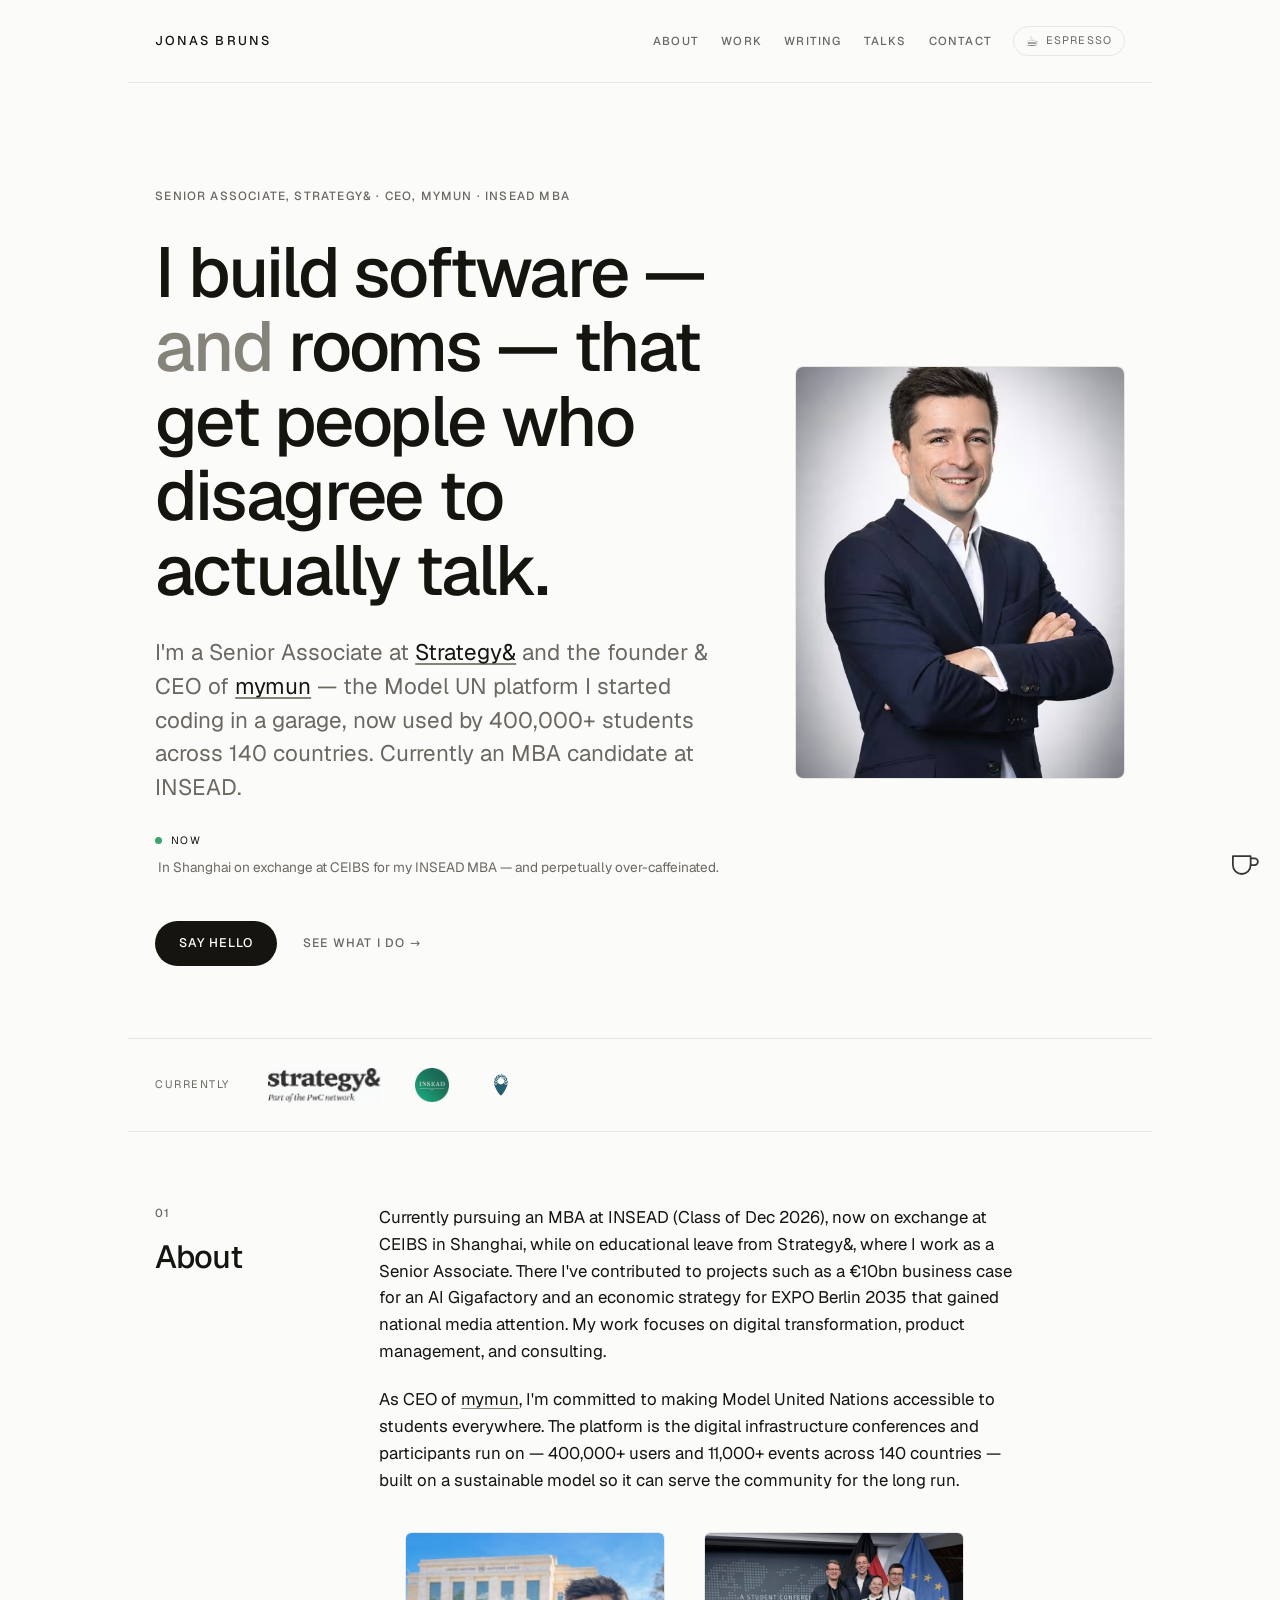
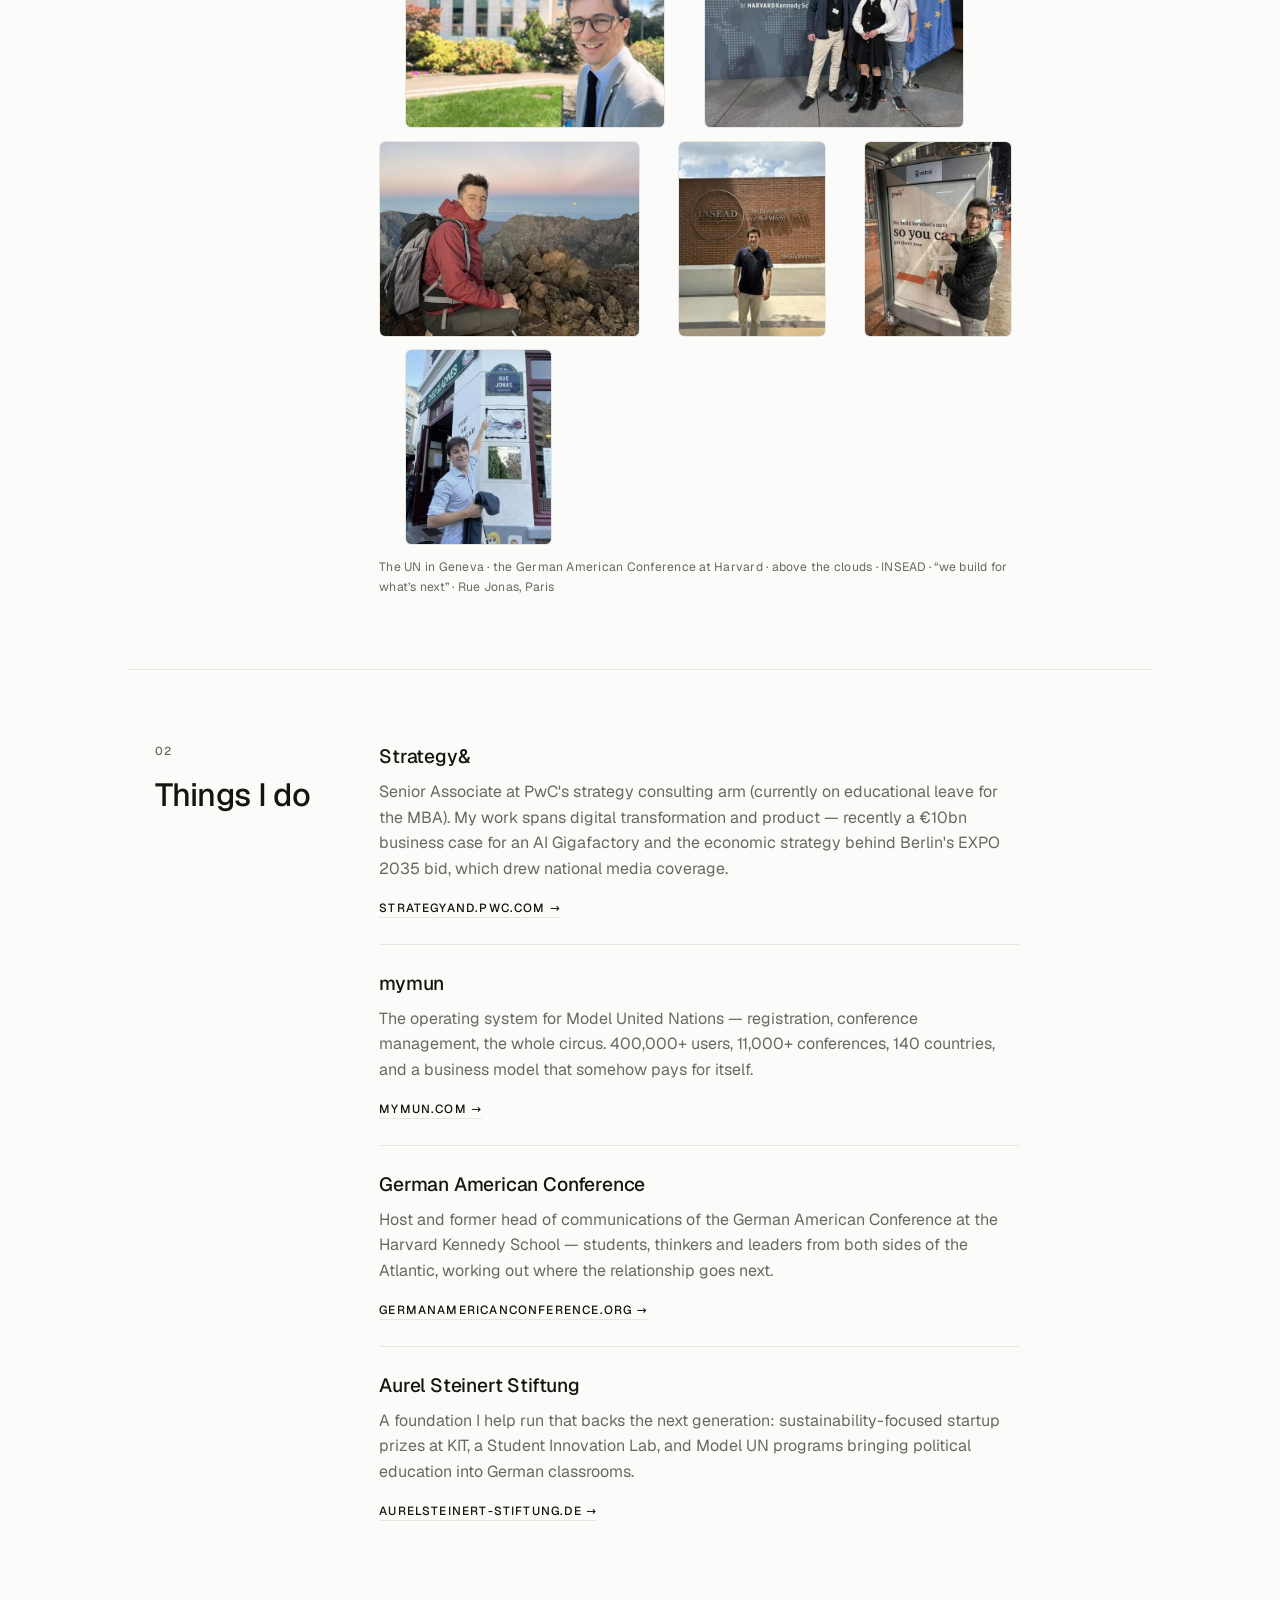
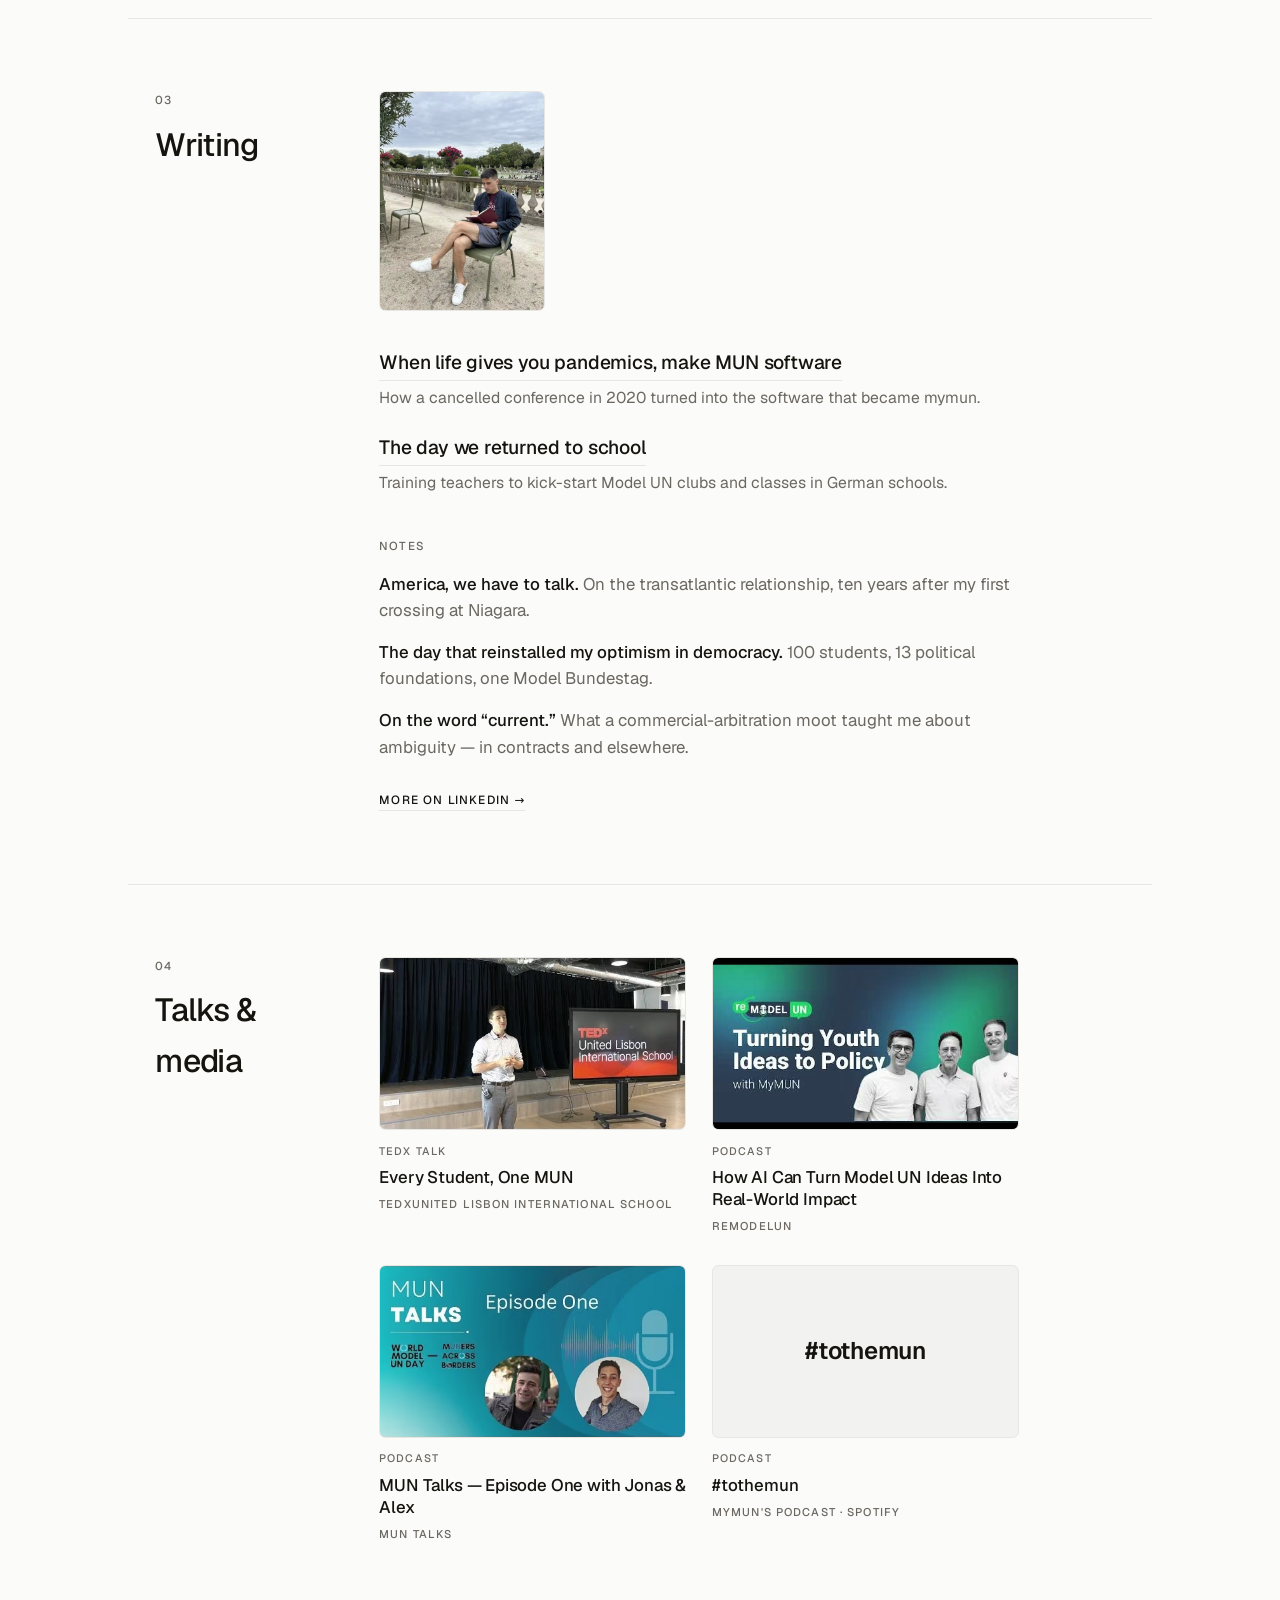
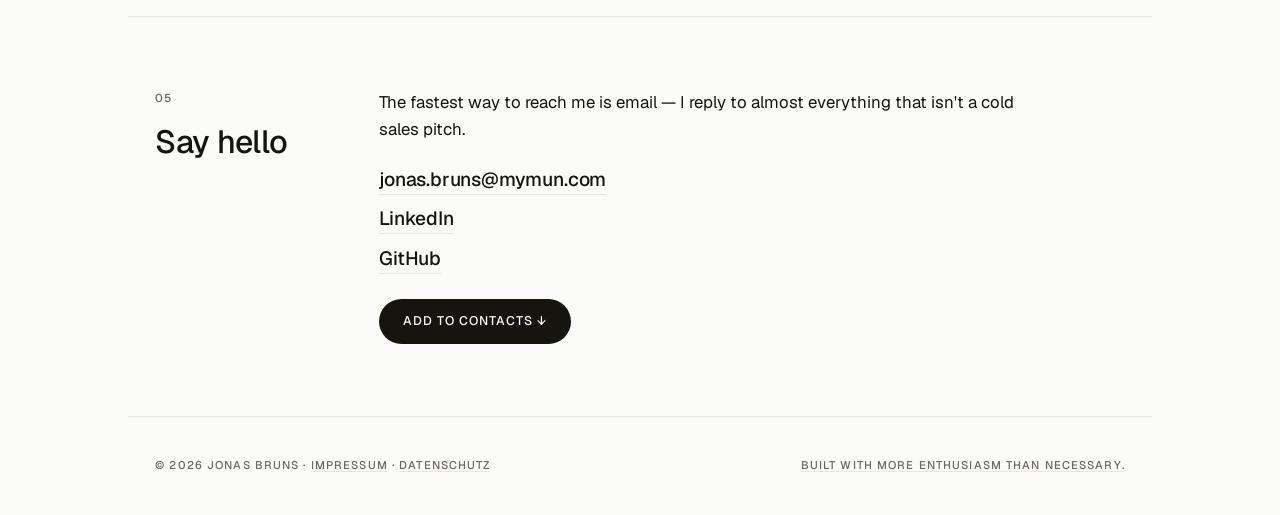
<file: index.html>
<!DOCTYPE html>
<html lang="en">
<head>
  <meta charset="UTF-8" />
  <meta name="viewport" content="width=device-width, initial-scale=1.0" />
  <script>
    /* Set theme before paint to avoid a flash. */
    (function(){try{var t=localStorage.getItem('theme')||(matchMedia('(prefers-color-scheme:dark)').matches?'espresso':'latte');if(t==='espresso')document.documentElement.setAttribute('data-theme','espresso');}catch(e){}})();
  </script>
  <title>Jonas Bruns — CEO of mymun &amp; Strategy&amp; consultant</title>
  <meta name="description" content="Jonas Bruns — CEO of mymun, Senior Associate at Strategy&, and INSEAD MBA. I build software and rooms that get people who disagree to actually talk." />
  <link rel="canonical" href="https://jonasbruns.com/" />
  <meta name="theme-color" content="#fbfbfa" />

  <meta property="og:type" content="website" />
  <meta property="og:site_name" content="Jonas Bruns" />
  <meta property="og:locale" content="en_US" />
  <meta property="og:title" content="Jonas Bruns — CEO of mymun" />
  <meta property="og:description" content="I build software and rooms that get people who disagree to actually talk." />
  <meta property="og:url" content="https://jonasbruns.com/" />
  <meta property="og:image" content="https://jonasbruns.com/assets/og-card.jpg" />
  <meta property="og:image:width" content="1200" />
  <meta property="og:image:height" content="630" />
  <meta property="og:image:alt" content="Jonas Bruns — CEO of mymun · Strategy& · INSEAD" />
  <meta name="twitter:card" content="summary_large_image" />
  <meta name="twitter:title" content="Jonas Bruns — CEO of mymun" />
  <meta name="twitter:description" content="I build software and rooms that get people who disagree to actually talk." />
  <meta name="twitter:image" content="https://jonasbruns.com/assets/og-card.jpg" />

  <script type="application/ld+json">
  {"@context":"https://schema.org","@type":"Person","name":"Jonas Bruns","url":"https://jonasbruns.com","image":"https://jonasbruns.com/assets/portrait.jpg","jobTitle":"CEO at mymun; Senior Associate at Strategy&","worksFor":[{"@type":"Organization","name":"mymun","url":"https://mymun.com"},{"@type":"Organization","name":"Strategy&","url":"https://www.strategyand.pwc.com"}],"alumniOf":{"@type":"CollegeOrUniversity","name":"INSEAD"},"sameAs":["https://www.linkedin.com/in/brunsj","https://github.com/JonasBruns"]}
  </script>

  <link rel="icon" type="image/x-icon" href="assets/favicon.ico" />
  <link rel="icon" type="image/png" sizes="32x32" href="assets/favicon-32.png" />
  <link rel="icon" type="image/png" sizes="64x64" href="assets/favicon-64.png" />
  <link rel="icon" type="image/svg+xml" href="assets/favicon.svg" />
  <link rel="apple-touch-icon" sizes="192x192" href="assets/favicon-192.png" />

  <!-- Preload above-the-fold critical assets: the fonts the H1/body render with,
       and the hero portrait (LCP candidate). Cuts font-swap + LCP latency. -->
  <link rel="preload" as="font" type="font/woff2" href="assets/fonts/geist-500-latin.woff2" crossorigin />
  <link rel="preload" as="font" type="font/woff2" href="assets/fonts/geist-400-latin.woff2" crossorigin />
  <link rel="preload" as="image" type="image/avif" href="assets/portrait.avif" fetchpriority="high" />

  <!-- styles.css is inlined below to remove the render-blocking stylesheet request.
       styles.css stays the single source of truth (the sub-pages link it); after
       editing it, regenerate this block with:  python tools/inline-css.py -->
  <!-- inline-css:start -->
  <style>
/* ---- self-hosted Geist (no third-party font requests) --------------------- */
@font-face{font-family:"Geist";font-style:normal;font-weight:300;font-display:swap;src:url("assets/fonts/geist-300-latin-ext.woff2") format("woff2");unicode-range:U+0100-02BA,U+02BD-02C5,U+02C7-02CC,U+02CE-02D7,U+02DD-02FF,U+0304,U+0308,U+0329,U+1D00-1DBF,U+1E00-1E9F,U+1EF2-1EFF,U+2020,U+20A0-20AB,U+20AD-20C0,U+2113,U+2C60-2C7F,U+A720-A7FF;}
@font-face{font-family:"Geist";font-style:normal;font-weight:300;font-display:swap;src:url("assets/fonts/geist-300-latin.woff2") format("woff2");unicode-range:U+0000-00FF,U+0131,U+0152-0153,U+02BB-02BC,U+02C6,U+02DA,U+02DC,U+0304,U+0308,U+0329,U+2000-206F,U+20AC,U+2122,U+2191,U+2193,U+2212,U+2215,U+FEFF,U+FFFD;}
@font-face{font-family:"Geist";font-style:normal;font-weight:400;font-display:swap;src:url("assets/fonts/geist-400-latin-ext.woff2") format("woff2");unicode-range:U+0100-02BA,U+02BD-02C5,U+02C7-02CC,U+02CE-02D7,U+02DD-02FF,U+0304,U+0308,U+0329,U+1D00-1DBF,U+1E00-1E9F,U+1EF2-1EFF,U+2020,U+20A0-20AB,U+20AD-20C0,U+2113,U+2C60-2C7F,U+A720-A7FF;}
@font-face{font-family:"Geist";font-style:normal;font-weight:400;font-display:swap;src:url("assets/fonts/geist-400-latin.woff2") format("woff2");unicode-range:U+0000-00FF,U+0131,U+0152-0153,U+02BB-02BC,U+02C6,U+02DA,U+02DC,U+0304,U+0308,U+0329,U+2000-206F,U+20AC,U+2122,U+2191,U+2193,U+2212,U+2215,U+FEFF,U+FFFD;}
@font-face{font-family:"Geist";font-style:normal;font-weight:500;font-display:swap;src:url("assets/fonts/geist-500-latin-ext.woff2") format("woff2");unicode-range:U+0100-02BA,U+02BD-02C5,U+02C7-02CC,U+02CE-02D7,U+02DD-02FF,U+0304,U+0308,U+0329,U+1D00-1DBF,U+1E00-1E9F,U+1EF2-1EFF,U+2020,U+20A0-20AB,U+20AD-20C0,U+2113,U+2C60-2C7F,U+A720-A7FF;}
@font-face{font-family:"Geist";font-style:normal;font-weight:500;font-display:swap;src:url("assets/fonts/geist-500-latin.woff2") format("woff2");unicode-range:U+0000-00FF,U+0131,U+0152-0153,U+02BB-02BC,U+02C6,U+02DA,U+02DC,U+0304,U+0308,U+0329,U+2000-206F,U+20AC,U+2122,U+2191,U+2193,U+2212,U+2215,U+FEFF,U+FFFD;}
@font-face{font-family:"Geist";font-style:normal;font-weight:600;font-display:swap;src:url("assets/fonts/geist-600-latin-ext.woff2") format("woff2");unicode-range:U+0100-02BA,U+02BD-02C5,U+02C7-02CC,U+02CE-02D7,U+02DD-02FF,U+0304,U+0308,U+0329,U+1D00-1DBF,U+1E00-1E9F,U+1EF2-1EFF,U+2020,U+20A0-20AB,U+20AD-20C0,U+2113,U+2C60-2C7F,U+A720-A7FF;}
@font-face{font-family:"Geist";font-style:normal;font-weight:600;font-display:swap;src:url("assets/fonts/geist-600-latin.woff2") format("woff2");unicode-range:U+0000-00FF,U+0131,U+0152-0153,U+02BB-02BC,U+02C6,U+02DA,U+02DC,U+0304,U+0308,U+0329,U+2000-206F,U+20AC,U+2122,U+2191,U+2193,U+2212,U+2215,U+FEFF,U+FFFD;}

/* ===========================================================================
   jonasbruns.com — minimal
   One typeface (Geist), near-monochrome, generous whitespace, hairline rules.
=========================================================================== */

:root {
  --bg:    #fbfbfa;
  --bg-2:  #f2f2f0;
  --ink:   #15140f;
  --muted: #6b6861;
  --faint: #86837b;
  --line:  #e7e6e1;

  --sans: "Geist", -apple-system, BlinkMacSystemFont, "Segoe UI", system-ui, sans-serif;
  --wrap: 64rem;
}

* { box-sizing: border-box; }

html { scroll-behavior: smooth; }

body {
  margin: 0;
  background: var(--bg);
  color: var(--ink);
  font-family: var(--sans);
  font-size: 1.05rem;
  line-height: 1.6;
  font-weight: 400;
  -webkit-font-smoothing: antialiased;
  text-rendering: optimizeLegibility;
}

a { color: inherit; }

/* <picture> is a transparent wrapper so existing img layout rules keep working. */
picture { display: contents; }

.skip-link { position: absolute; left: -999px; }
.skip-link:focus {
  left: 1rem; top: 1rem; z-index: 20;
  background: var(--ink); color: var(--bg);
  padding: .55rem .9rem; border-radius: .3rem; font-size: .8rem;
}

/* ---- shared layout -------------------------------------------------------- */

.masthead, .hero, .affil, .sec, .site-footer {
  max-width: var(--wrap);
  margin-inline: auto;
  padding-inline: 1.7rem;
}

/* ---- affiliations strip --------------------------------------------------- */

.affil {
  display: flex;
  align-items: center;
  gap: 1.6rem 2.4rem;
  flex-wrap: wrap;
  padding-block: 1.8rem;
  border-top: 1px solid var(--line);
}
.affil-label {
  font-size: .68rem;
  text-transform: uppercase;
  letter-spacing: .14em;
  color: var(--muted);
}
.affil ul {
  list-style: none; margin: 0; padding: 0;
  display: flex; align-items: center; gap: 2.2rem; flex-wrap: wrap;
}
.affil img {
  display: block;
  height: 30px; width: auto;
  opacity: .9;
  mix-blend-mode: multiply;        /* drops the white logo backgrounds into the page */
  transition: opacity .2s ease, transform .2s ease;
}
.affil img:hover { opacity: 1; transform: translateY(-1px); }
@media (min-width: 40rem) { .affil img { height: 34px; } }

/* small label treatment */
.kicker, .sec-no, .media-tag, .masthead nav a, .wordmark,
.go, .more-link a, .btn-text, .subhead, .media-src, .site-footer {
  text-transform: uppercase;
  letter-spacing: .1em;
  font-weight: 500;
}

/* ---- masthead ------------------------------------------------------------- */

.masthead {
  display: flex;
  align-items: center;
  justify-content: space-between;
  gap: 1rem;
  padding-block: 1.6rem;
  border-bottom: 1px solid var(--line);
}
.wordmark {
  font-size: .8rem;
  letter-spacing: .16em;
  text-decoration: none;
}
.masthead nav { display: flex; flex-wrap: wrap; gap: 1.4rem; }
.masthead nav a {
  font-size: .72rem;
  text-decoration: none;
  color: var(--muted);
  transition: color .15s ease;
}
.masthead nav a:hover { color: var(--ink); }

/* ---- hero ----------------------------------------------------------------- */

.hero { display: flex; flex-direction: column; padding-block: 3.5rem 3rem; }
.kicker {
  margin: 0 0 1.8rem;
  font-size: .74rem;
  color: var(--muted);
}
.hero h1 {
  font-weight: 500;
  font-size: clamp(2.4rem, 6vw, 4.4rem);
  line-height: 1.06;
  letter-spacing: -.03em;
  margin: 0;
  max-width: 19ch;
}
.hero h1 .amp { color: var(--faint); }
.lede {
  font-size: clamp(1.15rem, 2vw, 1.4rem);
  line-height: 1.5;
  font-weight: 400;
  color: var(--muted);
  max-width: 38rem;
  margin: 1.8rem 0 0;
}
.lede a, .prose a {
  color: var(--ink);
  text-decoration: underline;
  text-decoration-color: var(--faint);
  text-underline-offset: 3px;
}
.lede a:hover, .prose a:hover { text-decoration-color: var(--ink); }

.hero-actions {
  margin-top: 2.6rem;
  display: flex; align-items: center; gap: 1.6rem; flex-wrap: wrap;
}
.btn {
  display: inline-block;
  background: var(--ink);
  color: var(--bg);
  font-size: .78rem;
  letter-spacing: .08em;
  text-transform: uppercase;
  font-weight: 500;
  text-decoration: none;
  padding: .8rem 1.5rem;
  border-radius: 2rem;
  transition: opacity .15s ease, transform .15s ease;
}
.btn:hover { opacity: .85; transform: translateY(-1px); }
.btn-text {
  font-size: .76rem;
  text-decoration: none;
  color: var(--muted);
  transition: color .15s ease;
}
.btn-text:hover { color: var(--ink); }

/* ---- sections (numbered label rail) -------------------------------------- */

.sec {
  padding-block: 4rem;
  border-top: 1px solid var(--line);
}
.sec-head { margin-bottom: 1.8rem; }
.sec-no {
  display: block;
  font-size: .72rem;
  color: var(--muted);
  margin-bottom: .55rem;
}
.sec-head h2 {
  font-weight: 500;
  font-size: clamp(1.5rem, 3vw, 2rem);
  letter-spacing: -.02em;
  margin: 0;
}
.sec-body { max-width: 40rem; }
.prose { margin: 0 0 1.3rem; color: var(--ink); }

/* ---- about gallery -------------------------------------------------------- */

.gallery { margin: 2.4rem 0 0; max-width: none; }
.gallery-track { display: flex; flex-wrap: wrap; gap: .8rem; }
.gallery-track img {
  height: 168px; width: auto;
  border-radius: .4rem;
  border: 1px solid var(--line);
  filter: grayscale(.18);
  transition: filter .3s ease, transform .3s ease;
}
.gallery-track img:hover { filter: none; transform: translateY(-3px); }
.gallery figcaption {
  margin-top: .8rem;
  font-size: .76rem;
  letter-spacing: .02em;
  color: var(--muted);
}
.cap-mobile { display: none; }   /* shown only on phones (see ≤40rem block) */

/* ---- work list ------------------------------------------------------------ */

.worklist { list-style: none; margin: 0; padding: 0; }
.work-item { padding: 1.5rem 0; border-top: 1px solid var(--line); }
.work-item:first-child { padding-top: 0; border-top: 0; }
.work-item h3 { font-weight: 500; font-size: 1.2rem; letter-spacing: -.01em; margin: 0 0 .4rem; }
.work-item p { margin: 0 0 .7rem; color: var(--muted); font-size: 1rem; }
.go, .more-link a {
  font-size: .74rem;
  text-decoration: none;
  color: var(--ink);
  border-bottom: 1px solid var(--line);
  padding-bottom: .15rem;
  transition: border-color .15s ease;
}
.go:hover, .more-link a:hover { border-color: var(--ink); }

/* ---- writing -------------------------------------------------------------- */

.articles { list-style: none; margin: 0; padding: 0; display: grid; gap: 1.4rem; }
.articles li { display: grid; gap: .25rem; }
.articles a {
  font-weight: 500; font-size: 1.2rem; letter-spacing: -.01em;
  text-decoration: none; width: fit-content;
  border-bottom: 1px solid var(--line); padding-bottom: .1rem;
  transition: border-color .15s ease;
}
.articles a:hover { border-color: var(--ink); }
.article-note { color: var(--muted); font-size: .98rem; }

.subhead { margin: 2.6rem 0 1rem; font-size: .72rem; color: var(--muted); }
.notes { list-style: none; margin: 0; padding: 0; display: grid; gap: 1rem; }
.notes li { color: var(--muted); line-height: 1.55; }
.notes strong { color: var(--ink); font-weight: 500; }
.more-link { margin: 1.6rem 0 0; }

/* ---- talks & media -------------------------------------------------------- */

.media { list-style: none; margin: 0; padding: 0; display: grid; gap: 1.6rem; }
.media-card a { display: grid; gap: .45rem; text-decoration: none; color: var(--ink); }
.thumb {
  display: block;
  border: 1px solid var(--line);
  border-radius: .4rem;
  overflow: hidden;
  margin-bottom: .35rem;
  aspect-ratio: 16 / 9;
}
.thumb img {
  width: 100%; height: 100%; object-fit: cover;
  filter: grayscale(.18);
  transition: filter .3s ease, transform .4s ease;
}
.media-card a:hover .thumb img { filter: none; transform: scale(1.03); }
.thumb--text {
  display: grid; place-items: center;
  background: var(--bg-2);
  font-weight: 600; font-size: 1.5rem; color: var(--ink);
  letter-spacing: -.01em;
}
.media-tag { font-size: .68rem; color: var(--muted); }
.media-title { font-weight: 500; font-size: 1.05rem; line-height: 1.3; letter-spacing: -.01em; }
.media-src { font-size: .7rem; color: var(--muted); }

/* ---- contact -------------------------------------------------------------- */

.links { list-style: none; margin: 1.4rem 0 0; padding: 0; display: grid; gap: .55rem; }
.links a {
  font-size: 1.2rem; font-weight: 500; letter-spacing: -.01em;
  text-decoration: none; width: fit-content;
  border-bottom: 1px solid var(--line); padding-bottom: .12rem;
  transition: border-color .15s ease;
}
.links a:hover { border-color: var(--ink); }

/* ---- footer --------------------------------------------------------------- */

.site-footer {
  display: flex; justify-content: space-between; flex-wrap: wrap; gap: .6rem;
  padding-block: 2.5rem;
  border-top: 1px solid var(--line);
  font-size: .7rem;
  color: var(--muted);
}
.site-footer a {
  color: inherit;
  text-decoration: underline;
  text-decoration-color: var(--line);
  text-underline-offset: 2px;
}
.site-footer a:hover { text-decoration-color: var(--ink); }

/* ---- motion --------------------------------------------------------------- */

@keyframes rise { from { opacity: 0; transform: translateY(12px); } to { opacity: 1; transform: none; } }
.rise { opacity: 0; animation: rise .6s cubic-bezier(.2,.7,.2,1) forwards; animation-delay: calc(var(--d) * 100ms); }
@media (prefers-reduced-motion: reduce) {
  .rise { animation: none; opacity: 1; }
  html { scroll-behavior: auto; }
}

/* ---- responsive ----------------------------------------------------------- */

@media (min-width: 40rem) {
  .media { grid-template-columns: 1fr 1fr; gap: 1.8rem 1.6rem; }
  .gallery-track img { height: 196px; }
}

/* ---- mobile (≤40rem): swipe strips, tighter rhythm, avatar hero ---------- */
@media (max-width: 40rem) {
  html, body { overflow-x: hidden; }     /* safety against the bleed strips */

  .sec { padding-block: 2.6rem; }
  .sec-head { margin-bottom: 1.1rem; }
  .affil { padding-block: 1.3rem; }
  .subhead { margin-top: 2rem; }
  .hero h1 { max-width: none; }

  /* Talks & media → horizontal swipe lane */
  .media {
    grid-auto-flow: column;
    grid-auto-columns: 78%;
    grid-template-columns: none;
    overflow-x: auto;
    scroll-snap-type: x mandatory;
    overscroll-behavior-x: contain;
    gap: 1rem;
    margin-inline: -1.7rem;
    padding: .2rem 1.7rem;
    scrollbar-width: none;
  }
  .media::-webkit-scrollbar { display: none; }
  .media-card { scroll-snap-align: start; }

  /* About gallery → horizontal swipe lane (caption stays below) */
  .gallery-track {
    flex-wrap: nowrap;
    overflow-x: auto;
    scroll-snap-type: x mandatory;
    overscroll-behavior-x: contain;
    margin-inline: -1.7rem;
    padding: .2rem 1.7rem;
    scrollbar-width: none;
  }
  .gallery-track::-webkit-scrollbar { display: none; }
  .gallery-track img { height: 220px; flex: none; scroll-snap-align: start; }
  .gallery-track img.m-hide { display: none; }   /* curated 3 on mobile */
  .cap-full { display: none; }
  .cap-mobile { display: block; }
}

@media (min-width: 56rem) {
  .sec {
    display: grid;
    grid-template-columns: 11rem 1fr;
    gap: 3rem;
    padding-block: 4.5rem;
  }
  .sec-head { margin-bottom: 0; position: sticky; top: 2rem; align-self: start; }
  .hero {
    display: grid;
    grid-template-columns: 1.5fr .85fr;
    gap: 3rem;
    align-items: center;
    padding-block: 6.5rem 4.5rem;
  }
  .hero-portrait { order: 0; margin: 0; justify-self: end; }
  .hero-portrait img {
    width: 100%; height: auto; max-width: 330px;
    border-radius: .5rem; aspect-ratio: 4 / 5; object-position: center;
  }
}

/* ===========================================================================
   Delights: espresso theme · portrait · now · toggle · scroll-cup · vCard
=========================================================================== */

:root[data-theme="espresso"] {
  --bg: #17120d; --bg-2: #241a10; --ink: #f1e8da; --muted: #a99a84; --faint: #6d6052; --line: #352a1c;
}
/* logos: seamless multiply on light; on dark, sit on a small light chip so they stay legible */
:root[data-theme="espresso"] .affil img {
  mix-blend-mode: normal; background: #f4eddf; padding: 6px 9px; border-radius: 7px; opacity: 1;
}

/* hero portrait — small circular avatar up top on mobile; side portrait on desktop (≥56rem) */
.hero-portrait { order: -1; margin: 0 0 1.4rem; }
.hero-portrait img {
  width: 92px; height: 92px;
  border-radius: 50%;
  object-fit: cover; object-position: center 14%;
  border: 1px solid var(--line);
}

/* "now" line */
.now {
  display: flex; align-items: center; gap: .55rem; flex-wrap: wrap;
  margin: 1.7rem 0 0; font-size: .85rem; color: var(--muted);
}
.now-dot {
  width: 7px; height: 7px; border-radius: 50%; background: #3aa76d; flex: none;
  animation: pulse 2.4s ease-out infinite;
}
.now-label { text-transform: uppercase; letter-spacing: .12em; font-size: .66rem; color: var(--ink); }
@keyframes pulse {
  0% { box-shadow: 0 0 0 0 rgba(58,167,109,.45); }
  70% { box-shadow: 0 0 0 7px rgba(58,167,109,0); }
  100% { box-shadow: 0 0 0 0 rgba(58,167,109,0); }
}

/* theme toggle */
.mast-right { display: flex; align-items: center; gap: 1.3rem; }
.themetoggle {
  display: inline-flex; align-items: center; gap: .4rem;
  background: none; border: 1px solid var(--line); border-radius: 2rem;
  color: var(--muted); font: inherit; font-size: .68rem; letter-spacing: .1em; text-transform: uppercase;
  padding: .35rem .75rem; cursor: pointer;
  transition: color .15s ease, border-color .15s ease;
}
.themetoggle:hover { color: var(--ink); border-color: var(--ink); }
.tt-icon { font-size: .9rem; line-height: 1; }

/* writing photo */
.sec-photo { margin: 0 0 1.8rem; }
.sec-photo img {
  height: 220px; width: auto; max-width: 100%;
  border-radius: .4rem; border: 1px solid var(--line); filter: grayscale(.18);
}

/* vCard button */
.btn-vcard { margin-top: 1.5rem; }

/* coffee scroll-progress cup */
.scrollcup { position: fixed; right: 16px; bottom: 16px; width: 40px; height: 40px; z-index: 5; opacity: .85; pointer-events: none; }
.scrollcup svg { width: 100%; height: 100%; display: block; }
.scrollcup .cup-line { fill: none; stroke: var(--ink); stroke-width: 1.6; stroke-linejoin: round; stroke-linecap: round; }
.scrollcup .brew { fill: #7b4b2a; transform: scaleY(var(--p, 0)); transform-origin: 16px 27px; transition: transform .08s linear; }
@media (max-width: 30rem) { .scrollcup { width: 32px; height: 32px; right: 12px; bottom: 12px; } }

@media (prefers-reduced-motion: reduce) { .now-dot { animation: none; } .scrollcup .brew { transition: none; } }

/* tidy the masthead on small screens: wordmark on top, nav + toggle on their own row */
@media (max-width: 38rem) {
  .masthead { flex-wrap: wrap; row-gap: .8rem; }
  .mast-right { width: 100%; justify-content: space-between; gap: .8rem; }
  .masthead nav { gap: .8rem .95rem; }
  .themetoggle { padding: .35rem .6rem; }
}

/* ===========================================================================
   "How this site was built" — the guide page
=========================================================================== */

.guide-lede {
  font-size: clamp(1.1rem, 1.8vw, 1.3rem);
  line-height: 1.55;
  color: var(--muted);
  max-width: 42rem;
  margin: 0 0 1rem;
}
.guide-lede strong { color: var(--ink); font-weight: 500; }

/* the toolkit list (step 01) */
.toolkit { list-style: none; margin: 1.4rem 0 0; padding: 0; display: grid; gap: 1.1rem; }
.toolkit li {
  display: grid; gap: .15rem;
  padding-left: 1rem;
  border-left: 2px solid var(--line);
}
.toolkit b { font-weight: 500; color: var(--ink); }
.toolkit span { color: var(--muted); font-size: .97rem; }

/* numbered steps */
.steps { list-style: none; counter-reset: step; margin: 0; padding: 0; }
.step { padding: 1.9rem 0; border-top: 1px solid var(--line); }
.step:first-child { padding-top: 0; border-top: 0; }
.step h3 {
  display: flex; gap: .7rem; align-items: baseline;
  font-weight: 500; font-size: 1.2rem; letter-spacing: -.01em;
  margin: 0 0 .6rem;
}
.step h3::before {
  counter-increment: step;
  content: counter(step, decimal-leading-zero);
  color: var(--muted); font-size: .8rem; font-variant-numeric: tabular-nums;
}
.step p { margin: 0 0 .9rem; color: var(--muted); }
.step p:last-child { margin-bottom: 0; }
.step p a {
  color: var(--ink); text-decoration: underline;
  text-decoration-color: var(--faint); text-underline-offset: 3px;
}
.step p a:hover { text-decoration-color: var(--ink); }

/* a mock "you → AI" prompt box */
.prompt {
  margin: .9rem 0;
  padding: .9rem 1.05rem;
  background: var(--bg-2);
  border: 1px solid var(--line);
  border-radius: .5rem;
}
.prompt::before {
  content: "You → AI";
  display: block;
  font-size: .6rem; letter-spacing: .14em; text-transform: uppercase;
  color: var(--muted); margin-bottom: .45rem;
}
.prompt p {
  margin: 0; color: var(--ink);
  font-family: ui-monospace, SFMono-Regular, Menlo, Consolas, monospace;
  font-size: .9rem; line-height: 1.5;
}
.prompt p + p { margin-top: .65rem; }

/* closing callout */
.guide-callout {
  margin: 2.6rem 0 0;
  padding: 1.4rem 1.5rem;
  border: 1px solid var(--line);
  border-radius: .6rem;
  background: var(--bg-2);
}
.guide-callout p { margin: 0; color: var(--ink); }
.guide-callout a {
  color: var(--ink); text-decoration: underline;
  text-decoration-color: var(--faint); text-underline-offset: 3px;
}
.guide-callout a:hover { text-decoration-color: var(--ink); }

/* desktop hero portrait — declared LAST so it overrides the mobile avatar rules */
@media (min-width: 56rem) {
  .hero-portrait { order: 0; margin: 0; justify-self: end; }
  .hero-portrait img {
    width: 100%; height: auto; max-width: 330px;
    border-radius: .5rem; aspect-ratio: 4 / 5;
    object-fit: cover; object-position: center;
  }
}
  </style>
  <!-- inline-css:end -->
</head>
<body>
  <a class="skip-link" href="#main">Skip to content</a>

  <header class="masthead">
    <a class="wordmark" href="#top">Jonas&nbsp;Bruns</a>
    <div class="mast-right">
      <nav aria-label="Primary">
        <a href="#about">About</a>
        <a href="#work">Work</a>
        <a href="#writing">Writing</a>
        <a href="#media">Talks</a>
        <a href="#contact">Contact</a>
      </nav>
      <button class="themetoggle" type="button" aria-label="Switch to Espresso theme">
        <span class="tt-icon" aria-hidden="true">☕</span><span class="tt-label">Espresso</span>
      </button>
    </div>
  </header>

  <main id="main">
    <!-- ===================== HERO ===================== -->
    <section id="top" class="hero">
      <div class="hero-text">
        <p class="kicker rise" style="--d:0">Senior Associate, Strategy&amp; · CEO, mymun · INSEAD MBA</p>
        <h1 class="rise" style="--d:1">
          I build software — <span class="amp">and</span> rooms —
          that get people who disagree to actually talk.
        </h1>
        <p class="lede rise" style="--d:2">
          I'm a Senior Associate at <a href="https://www.strategyand.pwc.com">Strategy&amp;</a>
          and the founder &amp; CEO of <a href="https://mymun.com">mymun</a> — the Model UN platform
          I started coding in a garage, now used by 400,000+ students across 140 countries.
          Currently an MBA candidate at INSEAD.
        </p>
        <!-- TODO: keep this "Now" line fresh -->
        <p class="now rise" style="--d:3"><span class="now-dot"></span><span class="now-label">Now</span>&nbsp;In Shanghai on exchange at CEIBS for my INSEAD MBA — and perpetually over-caffeinated.</p>
        <div class="hero-actions rise" style="--d:4">
          <a class="btn" href="#contact">Say hello</a>
          <a class="btn-text" href="#work">See what I do →</a>
        </div>
      </div>
      <figure class="hero-portrait rise" style="--d:2">
        <picture>
          <source srcset="assets/portrait.avif" type="image/avif" /><source srcset="assets/portrait.webp" type="image/webp" />
          <img src="assets/portrait.jpg" width="507" height="760" fetchpriority="high" alt="Portrait of Jonas Bruns" />
        </picture>
      </figure>
    </section>

    <!-- ===================== AFFILIATIONS ===================== -->
    <section class="affil" aria-label="Currently affiliated with">
      <span class="affil-label">Currently</span>
      <ul>
        <li><img loading="lazy" width="240" height="73" src="assets/logos/strategyand.png" alt="Strategy&amp;" /></li>
        <li><img loading="lazy" width="90" height="90" src="assets/logos/insead-circle.jpg" alt="INSEAD" /></li>
        <li><img loading="lazy" width="30" height="30" src="assets/logos/mymun.svg" alt="mymun" /></li>
      </ul>
    </section>

    <!-- ===================== ABOUT ===================== -->
    <section id="about" class="sec">
      <div class="sec-head"><span class="sec-no">01</span><h2>About</h2></div>
      <div class="sec-body">
        <p class="prose">
          Currently pursuing an MBA at INSEAD (Class of Dec 2026), now on exchange at CEIBS in
          Shanghai, while on educational leave
          from Strategy&amp;, where I work as a Senior Associate. There I've contributed to
          projects such as a €10bn business case for an AI Gigafactory and an economic strategy
          for EXPO Berlin 2035 that gained national media attention. My work focuses on digital
          transformation, product management, and consulting.
        </p>
        <p class="prose">
          As CEO of <a href="https://mymun.com">mymun</a>, I'm committed to making Model United
          Nations accessible to students everywhere. The platform is the digital infrastructure
          conferences and participants run on — 400,000+ users and 11,000+ events across 140
          countries — built on a sustainable model so it can serve the community for the long run.
        </p>
        <figure class="gallery">
          <div class="gallery-track">
            <picture><source srcset="assets/gallery/un-geneva.avif" type="image/avif" /><source srcset="assets/gallery/un-geneva.webp" type="image/webp" /><img loading="lazy" width="640" height="480" src="assets/gallery/un-geneva.jpg" alt="Jonas at the UN in Geneva" /></picture>
            <picture><source srcset="assets/gallery/gac.avif" type="image/avif" /><source srcset="assets/gallery/gac.webp" type="image/webp" /><img class="m-hide" loading="lazy" width="640" height="480" src="assets/gallery/gac.jpg" alt="The German American Conference at Harvard Kennedy School" /></picture>
            <picture><source srcset="assets/gallery/hiking.avif" type="image/avif" /><source srcset="assets/gallery/hiking.webp" type="image/webp" /><img loading="lazy" width="640" height="480" src="assets/gallery/hiking.jpg" alt="Jonas hiking above the clouds" /></picture>
            <picture><source srcset="assets/gallery/insead.avif" type="image/avif" /><source srcset="assets/gallery/insead.webp" type="image/webp" /><img class="m-hide" loading="lazy" width="360" height="480" src="assets/gallery/insead.jpg" alt="Jonas at INSEAD" /></picture>
            <picture><source srcset="assets/gallery/pwc.avif" type="image/avif" /><source srcset="assets/gallery/pwc.webp" type="image/webp" /><img class="m-hide" loading="lazy" width="360" height="480" src="assets/gallery/pwc.jpg" alt="Jonas next to a PwC ad" /></picture>
            <picture><source srcset="assets/gallery/rue-jonas.avif" type="image/avif" /><source srcset="assets/gallery/rue-jonas.webp" type="image/webp" /><img loading="lazy" width="360" height="480" src="assets/gallery/rue-jonas.jpg" alt="Rue Jonas street sign in Paris" /></picture>
          </div>
          <figcaption class="cap-full">The UN in Geneva · the German American Conference at Harvard · above the clouds · INSEAD · &ldquo;we build for what&rsquo;s next&rdquo; · Rue Jonas, Paris</figcaption>
          <figcaption class="cap-mobile">The UN in Geneva · above the clouds · Rue Jonas, Paris</figcaption>
        </figure>
      </div>
    </section>

    <!-- ===================== WORK ===================== -->
    <section id="work" class="sec">
      <div class="sec-head"><span class="sec-no">02</span><h2>Things I do</h2></div>
      <div class="sec-body">
        <ol class="worklist">
          <li class="work-item">
            <h3>Strategy&amp;</h3>
            <p>Senior Associate at PwC's strategy consulting arm (currently on educational
              leave for the MBA). My work spans digital transformation and product — recently a
              €10bn business case for an AI Gigafactory and the economic strategy behind Berlin's
              EXPO 2035 bid, which drew national media coverage.</p>
            <a class="go" href="https://www.strategyand.pwc.com">strategyand.pwc.com →</a>
          </li>
          <li class="work-item">
            <h3>mymun</h3>
            <p>The operating system for Model United Nations — registration, conference
              management, the whole circus. 400,000+ users, 11,000+ conferences, 140 countries,
              and a business model that somehow pays for itself.</p>
            <a class="go" href="https://mymun.com">mymun.com →</a>
          </li>
          <li class="work-item">
            <h3>German American Conference</h3>
            <p>Host and former head of communications of the German American Conference at the
              Harvard Kennedy School — students, thinkers and leaders from both sides of the
              Atlantic, working out where the relationship goes next.</p>
            <a class="go" href="https://www.germanamericanconference.org">germanamericanconference.org →</a>
          </li>
          <li class="work-item">
            <h3>Aurel Steinert Stiftung</h3>
            <p>A foundation I help run that backs the next generation: sustainability-focused
              startup prizes at KIT, a Student Innovation Lab, and Model UN programs bringing
              political education into German classrooms.</p>
            <a class="go" href="https://aurelsteinert-stiftung.de/">aurelsteinert-stiftung.de →</a>
          </li>
        </ol>
      </div>
    </section>

    <!-- ===================== WRITING ===================== -->
    <section id="writing" class="sec">
      <div class="sec-head"><span class="sec-no">03</span><h2>Writing</h2></div>
      <div class="sec-body">
        <figure class="sec-photo"><picture><source srcset="assets/writing.avif" type="image/avif" /><source srcset="assets/writing.webp" type="image/webp" /><img loading="lazy" width="480" height="640" src="assets/writing.jpg" alt="Jonas writing in a notebook in a Paris park" /></picture></figure>
        <ul class="articles">
          <li>
            <a href="https://www.linkedin.com/pulse/when-life-gives-you-pandemics-make-mun-software-mymun/">When life gives you pandemics, make MUN software</a>
            <span class="article-note">How a cancelled conference in 2020 turned into the software that became mymun.</span>
          </li>
          <li>
            <a href="https://mymun.com/blog/the-day-we-returned-to-school-training-teachers-to-kick-start-mun-clubs-and-classes">The day we returned to school</a>
            <span class="article-note">Training teachers to kick-start Model UN clubs and classes in German schools.</span>
          </li>
        </ul>

        <p class="subhead">Notes</p>
        <ul class="notes">
          <li><strong>America, we have to talk.</strong> On the transatlantic relationship, ten years after my first crossing at Niagara.</li>
          <li><strong>The day that reinstalled my optimism in democracy.</strong> 100 students, 13 political foundations, one Model Bundestag.</li>
          <li><strong>On the word “current.”</strong> What a commercial-arbitration moot taught me about ambiguity — in contracts and elsewhere.</li>
        </ul>
        <p class="more-link"><a href="https://www.linkedin.com/in/brunsj/recent-activity/all/">More on LinkedIn →</a></p>
      </div>
    </section>

    <!-- ===================== TALKS & MEDIA ===================== -->
    <section id="media" class="sec">
      <div class="sec-head"><span class="sec-no">04</span><h2>Talks &amp; media</h2></div>
      <div class="sec-body">
        <ul class="media">
          <li class="media-card">
            <a href="https://www.youtube.com/watch?v=L1Re9FSET7E">
              <span class="thumb"><picture><source srcset="assets/thumbs/L1Re9FSET7E.avif" type="image/avif" /><source srcset="assets/thumbs/L1Re9FSET7E.webp" type="image/webp" /><img loading="lazy" width="480" height="270" src="assets/thumbs/L1Re9FSET7E.jpg" alt="TEDx talk: Every Student, One MUN" /></picture></span>
              <span class="media-tag">TEDx talk</span>
              <span class="media-title">Every Student, One MUN</span>
              <span class="media-src">TEDxUnited Lisbon International School</span>
            </a>
          </li>
          <li class="media-card">
            <a href="https://www.youtube.com/watch?v=wwS8O8JHtIY">
              <span class="thumb"><picture><source srcset="assets/thumbs/wwS8O8JHtIY.avif" type="image/avif" /><source srcset="assets/thumbs/wwS8O8JHtIY.webp" type="image/webp" /><img loading="lazy" width="480" height="270" src="assets/thumbs/wwS8O8JHtIY.jpg" alt="Podcast: How AI Can Turn Model UN Ideas Into Real-World Impact" /></picture></span>
              <span class="media-tag">Podcast</span>
              <span class="media-title">How AI Can Turn Model UN Ideas Into Real-World Impact</span>
              <span class="media-src">ReModelUN</span>
            </a>
          </li>
          <li class="media-card">
            <a href="https://www.youtube.com/watch?v=0QrZpP2h0T4">
              <span class="thumb"><picture><source srcset="assets/thumbs/0QrZpP2h0T4.avif" type="image/avif" /><source srcset="assets/thumbs/0QrZpP2h0T4.webp" type="image/webp" /><img loading="lazy" width="480" height="270" src="assets/thumbs/0QrZpP2h0T4.jpg" alt="Podcast: MUN Talks Episode One with Jonas & Alex" /></picture></span>
              <span class="media-tag">Podcast</span>
              <span class="media-title">MUN Talks — Episode One with Jonas &amp; Alex</span>
              <span class="media-src">MUN Talks</span>
            </a>
          </li>
          <li class="media-card media-card--text">
            <a href="https://open.spotify.com/show/5dIA6ppntsVoRZxWYkTexS">
              <span class="thumb thumb--text">#tothemun</span>
              <span class="media-tag">Podcast</span>
              <span class="media-title">#tothemun</span>
              <span class="media-src">mymun's podcast · Spotify</span>
            </a>
          </li>
        </ul>
      </div>
    </section>

    <!-- ===================== CONTACT ===================== -->
    <section id="contact" class="sec">
      <div class="sec-head"><span class="sec-no">05</span><h2>Say hello</h2></div>
      <div class="sec-body">
        <p class="prose">The fastest way to reach me is email — I reply to almost everything that
          isn't a cold sales pitch.</p>
        <ul class="links">
          <li><a href="mailto:jonas.bruns@mymun.com">jonas.bruns@mymun.com</a></li>
          <li><a href="https://www.linkedin.com/in/brunsj" rel="me">LinkedIn</a></li>
          <li><a href="https://github.com/JonasBruns" rel="me">GitHub</a></li>
        </ul>
        <a class="btn btn-vcard" href="assets/jonas-bruns.vcf" download="Jonas-Bruns.vcf">Add to contacts ↓</a>
      </div>
    </section>
  </main>

  <div class="scrollcup" aria-hidden="true">
    <svg viewBox="0 0 36 36">
      <defs><clipPath id="cupclip"><path d="M8 11 H24 V19 a8 8 0 0 1 -16 0 Z"/></clipPath></defs>
      <rect class="brew" x="8" y="10" width="16" height="18" clip-path="url(#cupclip)"/>
      <path class="cup-line" d="M8 11 H24 V19 a8 8 0 0 1 -16 0 Z"/>
      <path class="cup-line" d="M24 13 h3.5 a3 3 0 0 1 0 6 H24"/>
    </svg>
  </div>

  <footer class="site-footer">
    <span>© <span id="year">2026</span> Jonas Bruns · <a href="/impressum.html">Impressum</a> · <a href="/datenschutz.html">Datenschutz</a></span>
    <span><a href="/how-this-was-built.html">Built with more enthusiasm than necessary.</a></span>
  </footer>

  <script>
    document.getElementById("year").textContent = new Date().getFullYear();

    // Open external links in a new tab; leave in-page anchors and mailto alone.
    document.querySelectorAll('a[href^="http"]').forEach(function (a) {
      if (a.hostname !== location.hostname) {
        a.target = "_blank";
        a.rel = "noopener noreferrer";
      }
    });

    // Latte / Espresso theme toggle.
    (function () {
      var root = document.documentElement, btn = document.querySelector('.themetoggle');
      if (!btn) return;
      var lbl = btn.querySelector('.tt-label');
      function sync() {
        var word = root.getAttribute('data-theme') === 'espresso' ? 'Latte' : 'Espresso';
        lbl.textContent = word;
        btn.setAttribute('aria-label', 'Switch to ' + word + ' theme');
      }
      sync();
      btn.addEventListener('click', function () {
        if (root.getAttribute('data-theme') === 'espresso') { root.removeAttribute('data-theme'); try { localStorage.setItem('theme', 'latte'); } catch (e) {} }
        else { root.setAttribute('data-theme', 'espresso'); try { localStorage.setItem('theme', 'espresso'); } catch (e) {} }
        sync();
      });
    })();

    // Coffee scroll-progress cup.
    // Cache the layout reads (scrollHeight/clientHeight) and only sample scrollTop
    // inside rAF, so scrolling never forces a synchronous reflow.
    (function () {
      var cup = document.querySelector('.scrollcup'), d = document.documentElement;
      if (!cup) return;
      var max = 1, ticking = false;
      function measure() { max = (d.scrollHeight - d.clientHeight) || 1; }
      function paint() { ticking = false; var p = d.scrollTop / max; cup.style.setProperty('--p', Math.max(0, Math.min(1, p)).toFixed(3)); }
      function onScroll() { if (!ticking) { ticking = true; requestAnimationFrame(paint); } }
      measure(); paint();
      addEventListener('scroll', onScroll, { passive: true });
      addEventListener('resize', function () { measure(); paint(); });
      addEventListener('load', function () { measure(); paint(); });
    })();

    // For the curious who open devtools.
    console.log('%c☕ Hey, fellow tinkerer.', 'font:600 14px ui-sans-serif,sans-serif;color:#8c2f23');
    console.log('%cYes — this was vibe-coded with an AI pair. How → https://jonasbruns.com/how-this-was-built.html · Source → https://github.com/JonasBruns/jonasbruns-site', 'color:#999');
  </script>
</body>
</html>
</file>
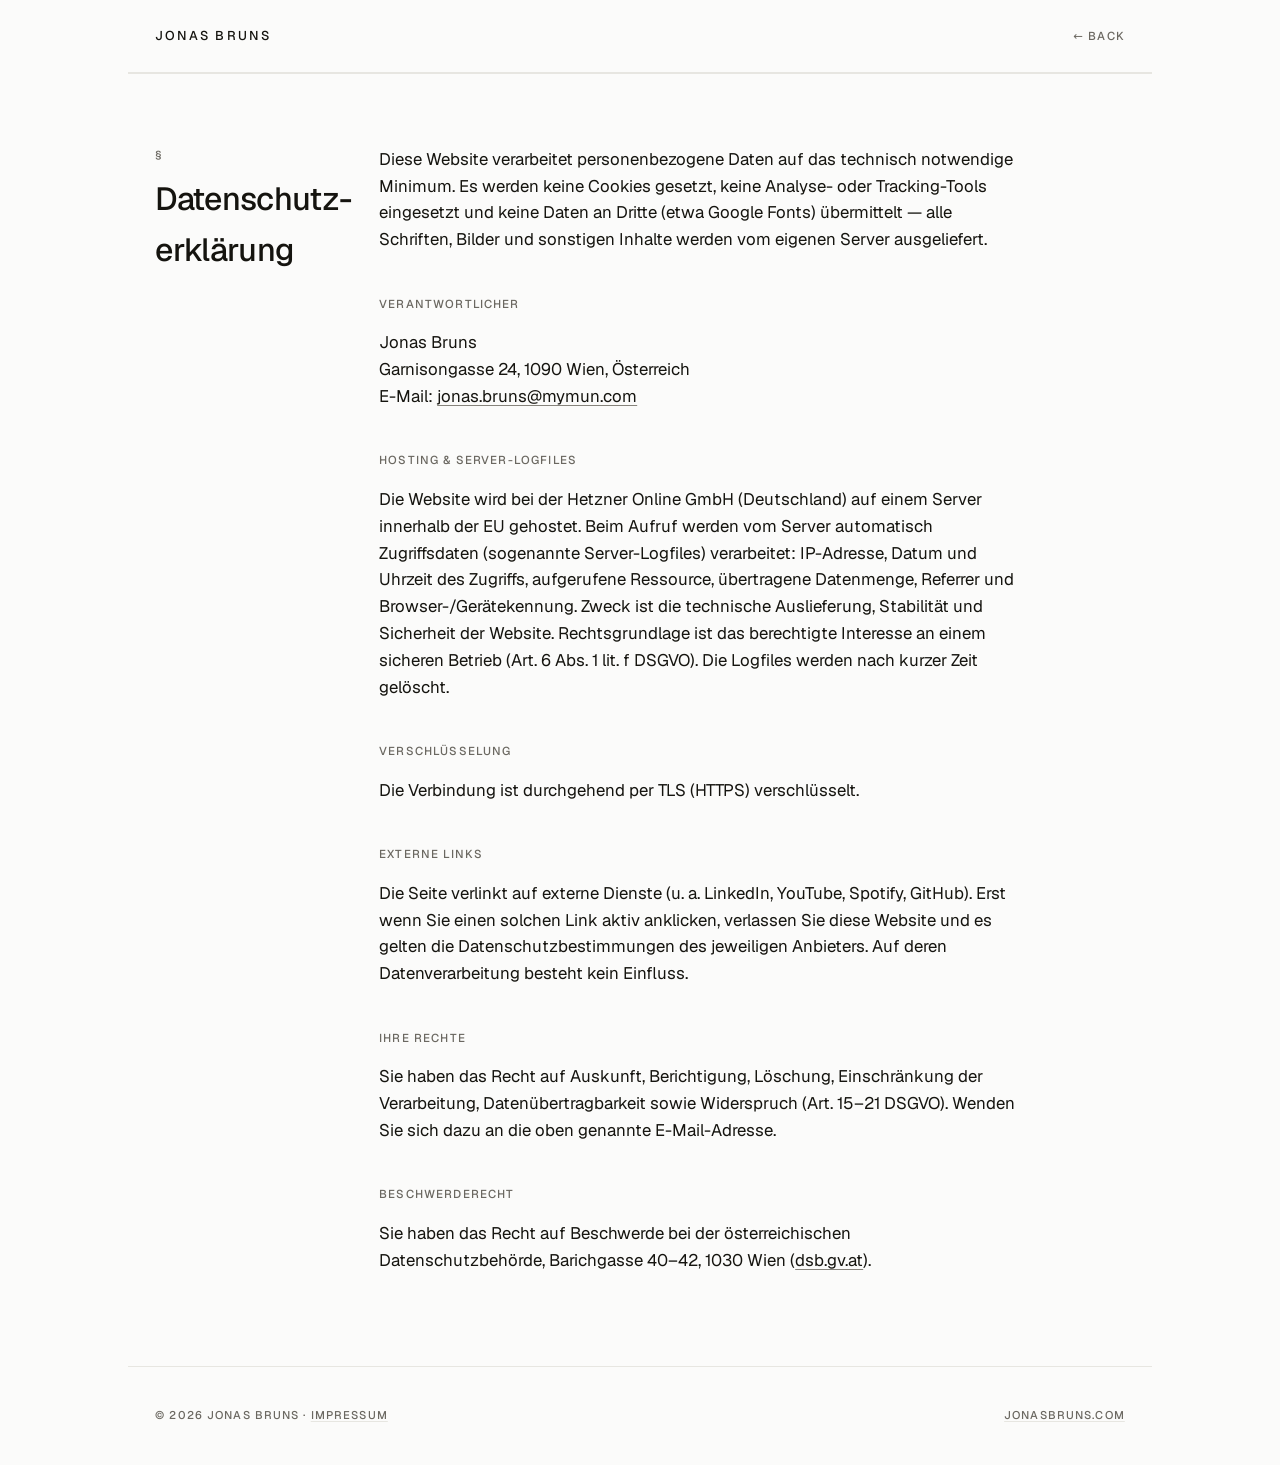
<file: datenschutz.html>
<!DOCTYPE html>
<html lang="de">
<head>
  <meta charset="UTF-8" />
  <meta name="viewport" content="width=device-width, initial-scale=1.0" />
  <title>Datenschutzerklärung — Jonas Bruns</title>
  <meta name="robots" content="noindex" />
  <link rel="icon" type="image/svg+xml" href="assets/favicon.svg" />
  <link rel="stylesheet" href="styles.css" />
</head>
<body>
  <header class="masthead">
    <a class="wordmark" href="/">Jonas&nbsp;Bruns</a>
    <nav aria-label="Primary"><a href="/">← Back</a></nav>
  </header>

  <main id="main">
    <section class="sec">
      <div class="sec-head"><span class="sec-no">§</span><h2>Datenschutz&shy;erklärung</h2></div>
      <div class="sec-body">
        <p class="prose">Diese Website verarbeitet personenbezogene Daten auf das technisch
          notwendige Minimum. Es werden keine Cookies gesetzt, keine Analyse- oder Tracking-Tools
          eingesetzt und keine Daten an Dritte (etwa Google Fonts) übermittelt — alle Schriften,
          Bilder und sonstigen Inhalte werden vom eigenen Server ausgeliefert.</p>

        <p class="subhead">Verantwortlicher</p>
        <p class="prose">
          Jonas Bruns<br />
          Garnisongasse 24, 1090 Wien, Österreich<br />
          E-Mail: <a href="mailto:jonas.bruns@mymun.com">jonas.bruns@mymun.com</a>
        </p>

        <p class="subhead">Hosting &amp; Server-Logfiles</p>
        <p class="prose">Die Website wird bei der Hetzner Online GmbH (Deutschland) auf einem
          Server innerhalb der EU gehostet. Beim Aufruf werden vom Server automatisch Zugriffsdaten
          (sogenannte Server-Logfiles) verarbeitet: IP-Adresse, Datum und Uhrzeit des Zugriffs,
          aufgerufene Ressource, übertragene Datenmenge, Referrer und Browser-/Gerätekennung.
          Zweck ist die technische Auslieferung, Stabilität und Sicherheit der Website. Rechtsgrundlage
          ist das berechtigte Interesse an einem sicheren Betrieb (Art. 6 Abs. 1 lit. f DSGVO).
          Die Logfiles werden nach kurzer Zeit gelöscht.</p>

        <p class="subhead">Verschlüsselung</p>
        <p class="prose">Die Verbindung ist durchgehend per TLS (HTTPS) verschlüsselt.</p>

        <p class="subhead">Externe Links</p>
        <p class="prose">Die Seite verlinkt auf externe Dienste (u. a. LinkedIn, YouTube, Spotify,
          GitHub). Erst wenn Sie einen solchen Link aktiv anklicken, verlassen Sie diese Website und
          es gelten die Datenschutzbestimmungen des jeweiligen Anbieters. Auf deren Datenverarbeitung
          besteht kein Einfluss.</p>

        <p class="subhead">Ihre Rechte</p>
        <p class="prose">Sie haben das Recht auf Auskunft, Berichtigung, Löschung, Einschränkung der
          Verarbeitung, Datenübertragbarkeit sowie Widerspruch (Art. 15–21 DSGVO). Wenden Sie sich
          dazu an die oben genannte E-Mail-Adresse.</p>

        <p class="subhead">Beschwerderecht</p>
        <p class="prose">Sie haben das Recht auf Beschwerde bei der österreichischen
          Datenschutzbehörde, Barichgasse 40–42, 1030 Wien (<a href="https://www.dsb.gv.at">dsb.gv.at</a>).</p>
      </div>
    </section>
  </main>

  <footer class="site-footer">
    <span>© <span id="year">2026</span> Jonas Bruns · <a href="/impressum.html">Impressum</a></span>
    <span><a href="/">jonasbruns.com</a></span>
  </footer>

  <script>document.getElementById("year").textContent = new Date().getFullYear();</script>
</body>
</html>
</file>
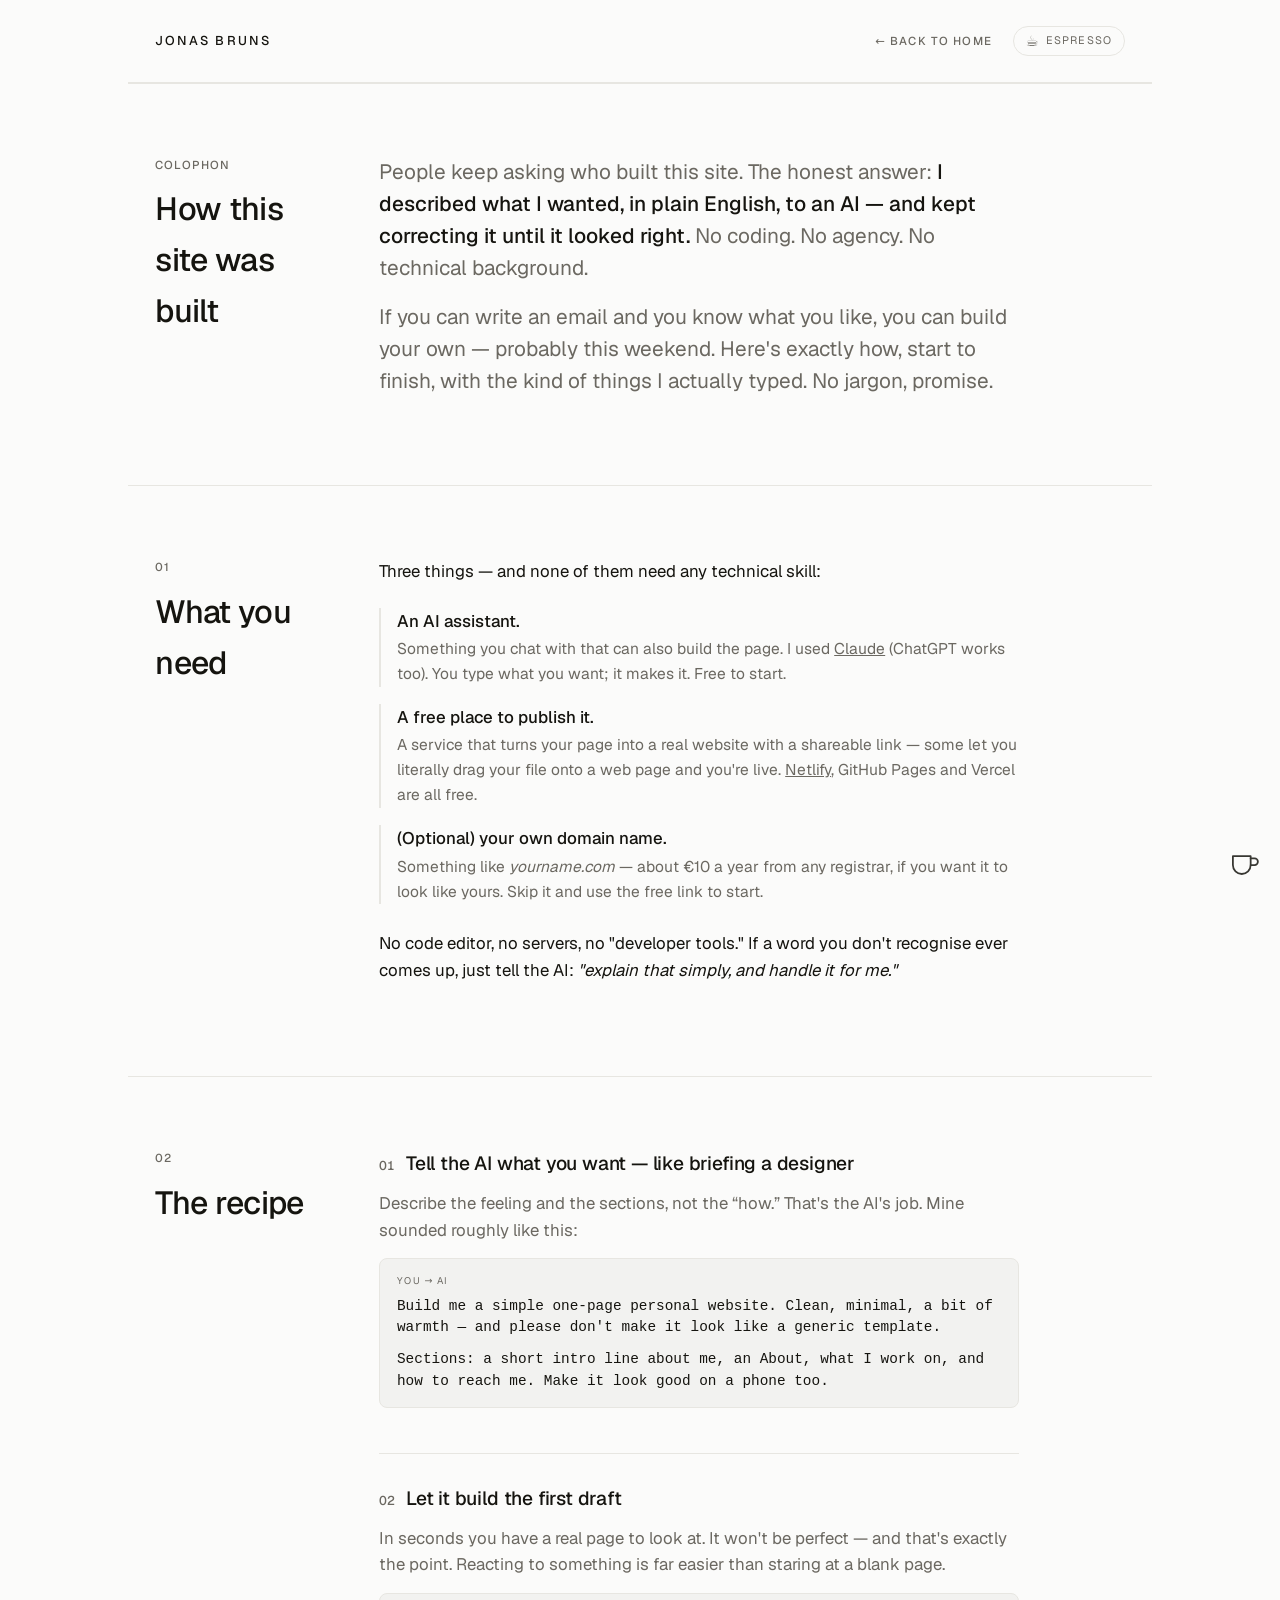
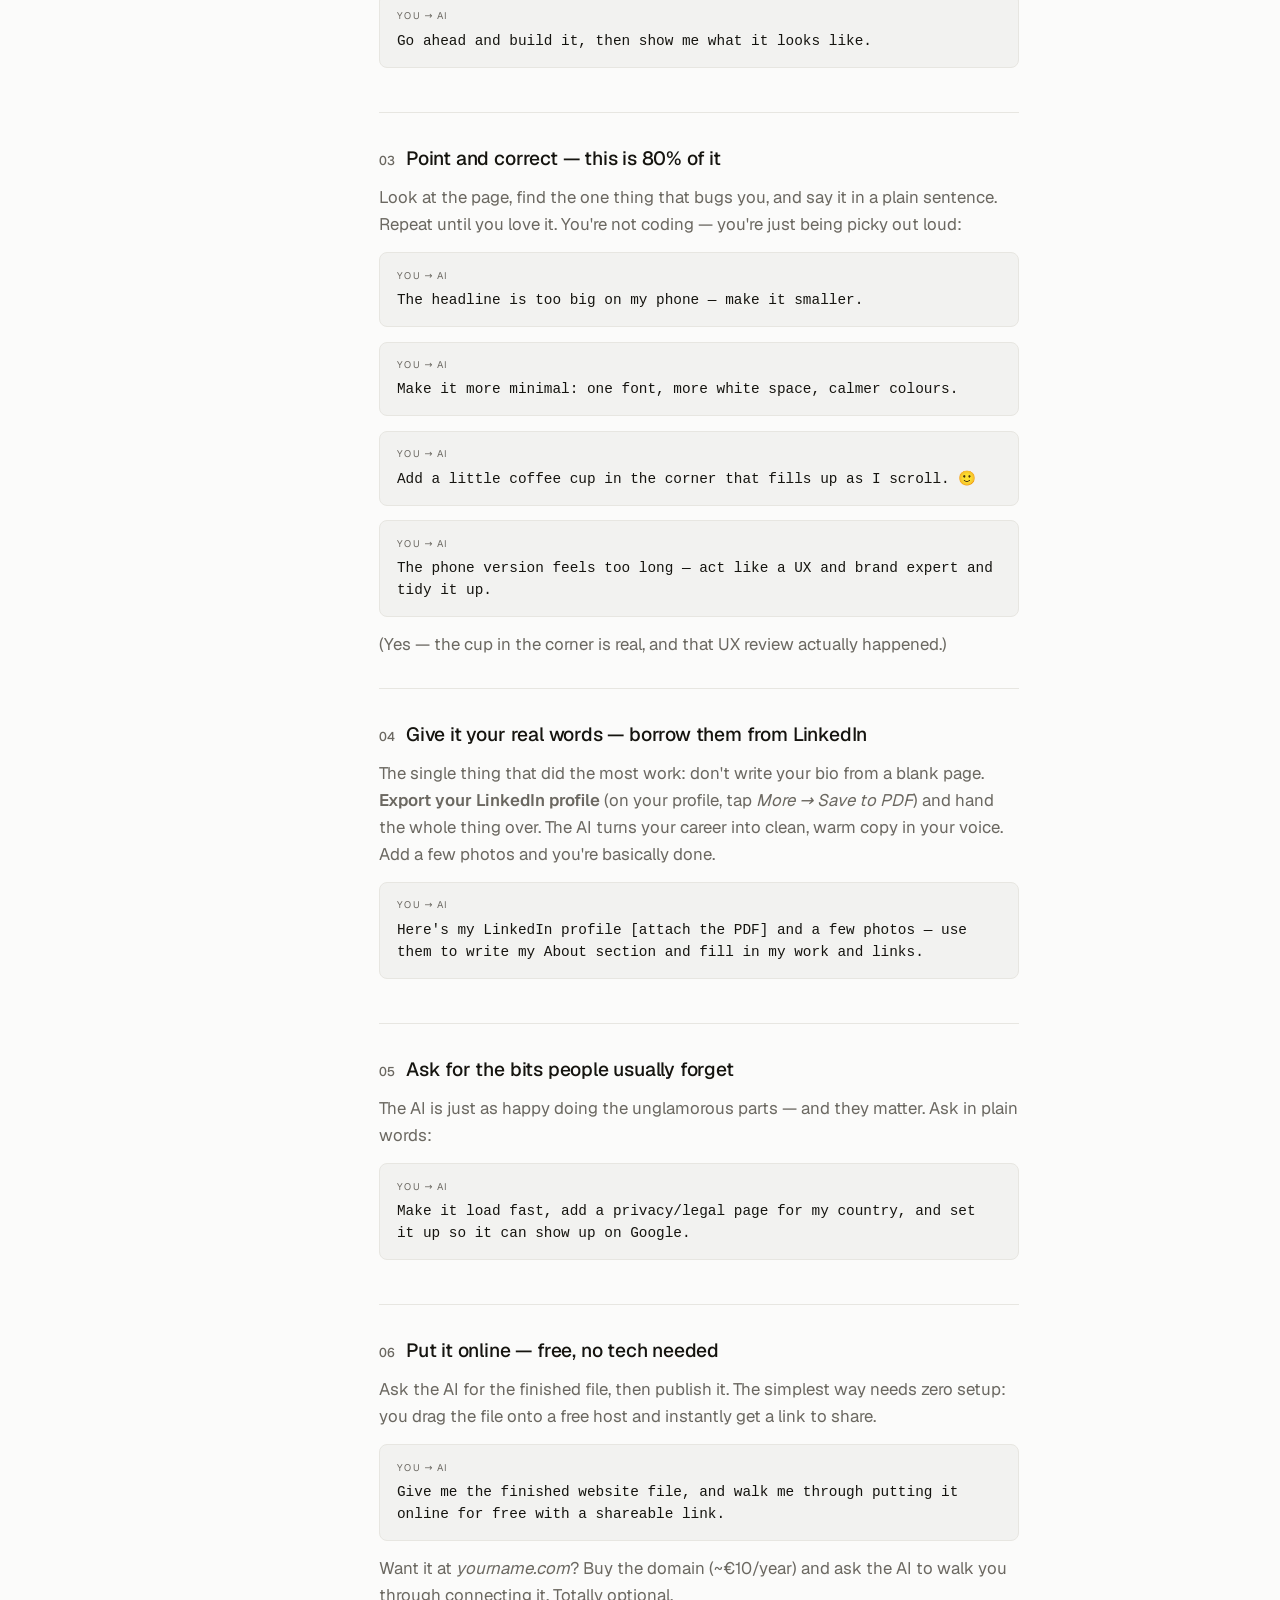
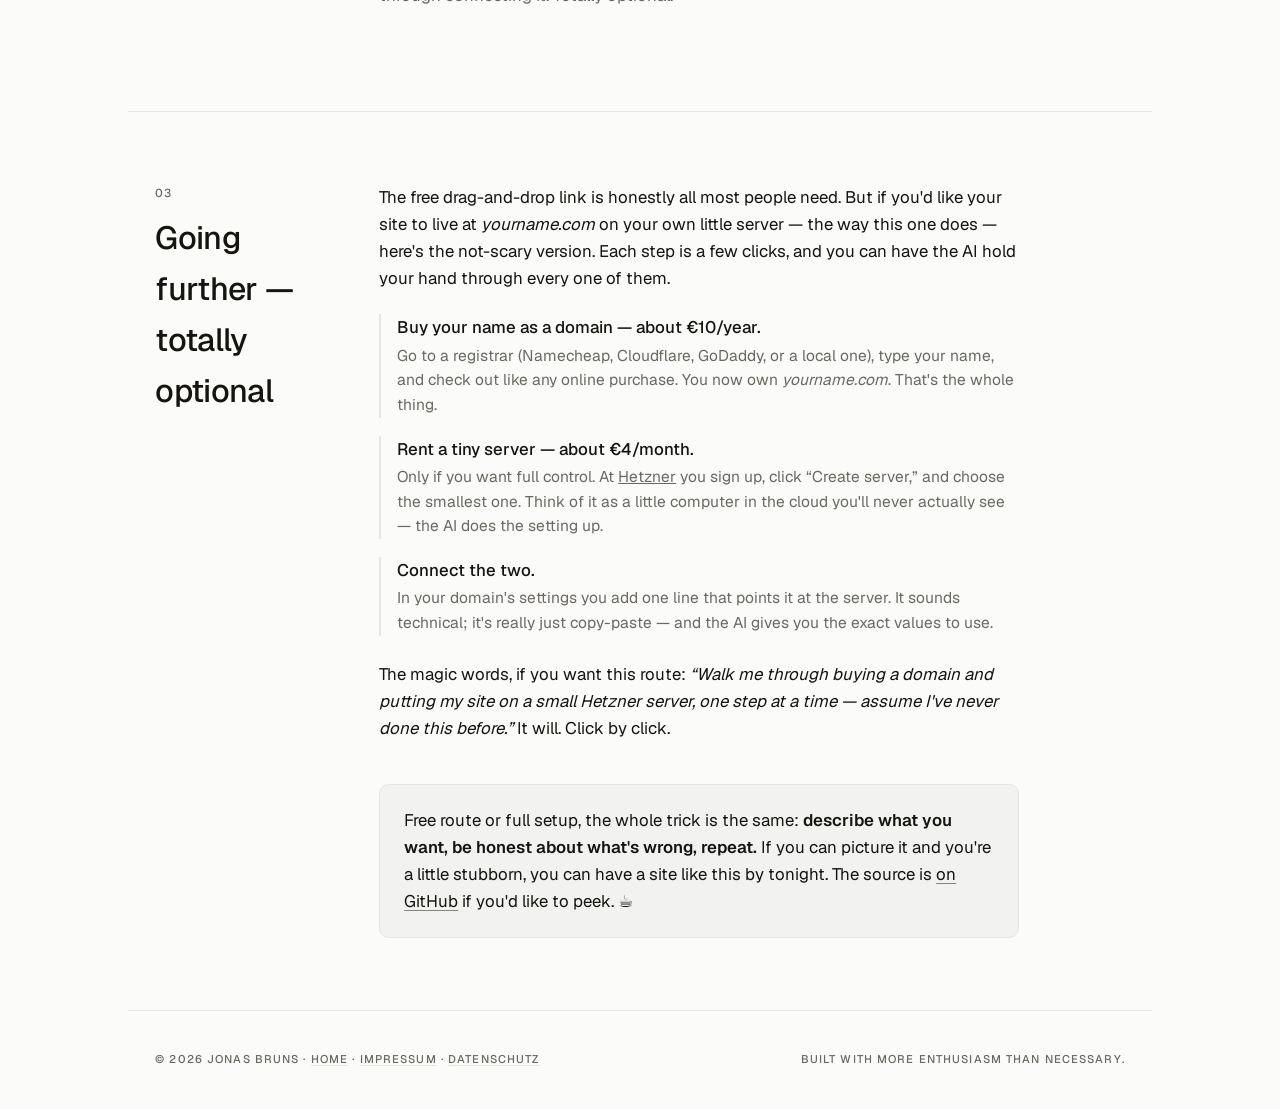
<file: how-this-was-built.html>
<!DOCTYPE html>
<html lang="en">
<head>
  <meta charset="UTF-8" />
  <meta name="viewport" content="width=device-width, initial-scale=1.0" />
  <script>
    /* Set theme before paint to avoid a flash. */
    (function(){try{var t=localStorage.getItem('theme')||(matchMedia('(prefers-color-scheme:dark)').matches?'espresso':'latte');if(t==='espresso')document.documentElement.setAttribute('data-theme','espresso');}catch(e){}})();
  </script>
  <title>How this site was built — Jonas Bruns</title>
  <meta name="description" content="A plain-English, step-by-step guide to building your own personal website by chatting with an AI — no coding, no technical background, real prompts included." />
  <link rel="canonical" href="https://jonasbruns.com/how-this-was-built.html" />
  <meta name="theme-color" content="#fbfbfa" />

  <meta property="og:type" content="article" />
  <meta property="og:site_name" content="Jonas Bruns" />
  <meta property="og:title" content="How I built this site by just describing what I wanted" />
  <meta property="og:description" content="No coding, no technical background — I described what I wanted to an AI and it built the site. Here's the plain-English recipe so you can too." />
  <meta property="og:url" content="https://jonasbruns.com/how-this-was-built.html" />
  <meta property="og:image" content="https://jonasbruns.com/assets/og-card.jpg" />
  <meta name="twitter:card" content="summary_large_image" />

  <link rel="icon" type="image/svg+xml" href="assets/favicon.svg" />
  <link rel="stylesheet" href="styles.css" />
</head>
<body>
  <a class="skip-link" href="#main">Skip to content</a>

  <header class="masthead">
    <a class="wordmark" href="/">Jonas&nbsp;Bruns</a>
    <div class="mast-right">
      <nav aria-label="Primary"><a href="/">← Back to home</a></nav>
      <button class="themetoggle" type="button" aria-label="Switch colour theme">
        <span class="tt-icon" aria-hidden="true">☕</span><span class="tt-label">Espresso</span>
      </button>
    </div>
  </header>

  <main id="main">
    <!-- ===================== INTRO ===================== -->
    <section class="sec">
      <div class="sec-head"><span class="sec-no">Colophon</span><h2>How this site was built</h2></div>
      <div class="sec-body">
        <p class="guide-lede">People keep asking who built this site. The honest answer:
          <strong>I described what I wanted, in plain English, to an AI — and kept correcting it
          until it looked right.</strong> No coding. No agency. No technical background.</p>
        <p class="guide-lede">If you can write an email and you know what you like, you can build
          your own — probably this weekend. Here's exactly how, start to finish, with the kind of
          things I actually typed. No jargon, promise.</p>
      </div>
    </section>

    <!-- ===================== INGREDIENTS ===================== -->
    <section class="sec">
      <div class="sec-head"><span class="sec-no">01</span><h2>What you need</h2></div>
      <div class="sec-body">
        <p class="prose">Three things — and none of them need any technical skill:</p>
        <ul class="toolkit">
          <li>
            <b>An AI assistant.</b>
            <span>Something you chat with that can also build the page. I used
              <a href="https://claude.ai">Claude</a> (ChatGPT works too). You type what you want;
              it makes it. Free to start.</span>
          </li>
          <li>
            <b>A free place to publish it.</b>
            <span>A service that turns your page into a real website with a shareable link — some
              let you literally drag your file onto a web page and you're live.
              <a href="https://app.netlify.com/drop">Netlify</a>, GitHub Pages and Vercel are all free.</span>
          </li>
          <li>
            <b>(Optional) your own domain name.</b>
            <span>Something like <em>yourname.com</em> — about €10 a year from any registrar, if you
              want it to look like yours. Skip it and use the free link to start.</span>
          </li>
        </ul>
        <p class="prose" style="margin-top:1.6rem">No code editor, no servers, no "developer tools."
          If a word you don't recognise ever comes up, just tell the AI: <em>"explain that simply,
          and handle it for me."</em></p>
      </div>
    </section>

    <!-- ===================== STEPS ===================== -->
    <section class="sec">
      <div class="sec-head"><span class="sec-no">02</span><h2>The recipe</h2></div>
      <div class="sec-body">
        <ol class="steps">
          <li class="step">
            <h3>Tell the AI what you want — like briefing a designer</h3>
            <p>Describe the feeling and the sections, not the “how.” That's the AI's job. Mine
              sounded roughly like this:</p>
            <div class="prompt">
              <p>Build me a simple one-page personal website. Clean, minimal, a bit of warmth —
                and please don't make it look like a generic template.</p>
              <p>Sections: a short intro line about me, an About, what I work on, and how to reach
                me. Make it look good on a phone too.</p>
            </div>
          </li>

          <li class="step">
            <h3>Let it build the first draft</h3>
            <p>In seconds you have a real page to look at. It won't be perfect — and that's exactly
              the point. Reacting to something is far easier than staring at a blank page.</p>
            <div class="prompt">
              <p>Go ahead and build it, then show me what it looks like.</p>
            </div>
          </li>

          <li class="step">
            <h3>Point and correct — this is 80% of it</h3>
            <p>Look at the page, find the one thing that bugs you, and say it in a plain sentence.
              Repeat until you love it. You're not coding — you're just being picky out loud:</p>
            <div class="prompt"><p>The headline is too big on my phone — make it smaller.</p></div>
            <div class="prompt"><p>Make it more minimal: one font, more white space, calmer colours.</p></div>
            <div class="prompt"><p>Add a little coffee cup in the corner that fills up as I scroll. 🙂</p></div>
            <div class="prompt"><p>The phone version feels too long — act like a UX and brand expert and tidy it up.</p></div>
            <p>(Yes — the cup in the corner is real, and that UX review actually happened.)</p>
          </li>

          <li class="step">
            <h3>Give it your real words — borrow them from LinkedIn</h3>
            <p>The single thing that did the most work: don't write your bio from a blank page.
              <strong>Export your LinkedIn profile</strong> (on your profile, tap <em>More → Save
              to PDF</em>) and hand the whole thing over. The AI turns your career into clean, warm
              copy in your voice. Add a few photos and you're basically done.</p>
            <div class="prompt">
              <p>Here's my LinkedIn profile [attach the PDF] and a few photos — use them to write
                my About section and fill in my work and links.</p>
            </div>
          </li>

          <li class="step">
            <h3>Ask for the bits people usually forget</h3>
            <p>The AI is just as happy doing the unglamorous parts — and they matter. Ask in plain
              words:</p>
            <div class="prompt">
              <p>Make it load fast, add a privacy/legal page for my country, and set it up so it
                can show up on Google.</p>
            </div>
          </li>

          <li class="step">
            <h3>Put it online — free, no tech needed</h3>
            <p>Ask the AI for the finished file, then publish it. The simplest way needs zero
              setup: you drag the file onto a free host and instantly get a link to share.</p>
            <div class="prompt">
              <p>Give me the finished website file, and walk me through putting it online for free
                with a shareable link.</p>
            </div>
            <p>Want it at <em>yourname.com</em>? Buy the domain (~€10/year) and ask the AI to walk
              you through connecting it. Totally optional.</p>
          </li>
        </ol>
      </div>
    </section>

    <!-- ===================== GOING FURTHER ===================== -->
    <section class="sec">
      <div class="sec-head"><span class="sec-no">03</span><h2>Going further — totally optional</h2></div>
      <div class="sec-body">
        <p class="prose">The free drag-and-drop link is honestly all most people need. But if you'd
          like your site to live at <em>yourname.com</em> on your own little server — the way this
          one does — here's the not-scary version. Each step is a few clicks, and you can have the
          AI hold your hand through every one of them.</p>
        <ul class="toolkit">
          <li>
            <b>Buy your name as a domain — about €10/year.</b>
            <span>Go to a registrar (Namecheap, Cloudflare, GoDaddy, or a local one), type your
              name, and check out like any online purchase. You now own <em>yourname.com</em>.
              That's the whole thing.</span>
          </li>
          <li>
            <b>Rent a tiny server — about €4/month.</b>
            <span>Only if you want full control. At <a href="https://www.hetzner.com/cloud">Hetzner</a>
              you sign up, click “Create server,” and choose the smallest one. Think of it as a
              little computer in the cloud you'll never actually see — the AI does the setting up.</span>
          </li>
          <li>
            <b>Connect the two.</b>
            <span>In your domain's settings you add one line that points it at the server. It sounds
              technical; it's really just copy-paste — and the AI gives you the exact values to use.</span>
          </li>
        </ul>
        <p class="prose" style="margin-top:1.6rem">The magic words, if you want this route:
          <em>“Walk me through buying a domain and putting my site on a small Hetzner server, one
          step at a time — assume I've never done this before.”</em> It will. Click by click.</p>

        <div class="guide-callout">
          <p>Free route or full setup, the whole trick is the same: <strong>describe what you want,
            be honest about what's wrong, repeat.</strong> If you can picture it and you're a little
            stubborn, you can have a site like this by tonight. The source is
            <a href="https://github.com/JonasBruns/jonasbruns-site">on GitHub</a> if you'd like to
            peek. ☕</p>
        </div>
      </div>
    </section>
  </main>

  <div class="scrollcup" aria-hidden="true">
    <svg viewBox="0 0 36 36">
      <defs><clipPath id="cupclip"><path d="M8 11 H24 V19 a8 8 0 0 1 -16 0 Z"/></clipPath></defs>
      <rect class="brew" x="8" y="10" width="16" height="18" clip-path="url(#cupclip)"/>
      <path class="cup-line" d="M8 11 H24 V19 a8 8 0 0 1 -16 0 Z"/>
      <path class="cup-line" d="M24 13 h3.5 a3 3 0 0 1 0 6 H24"/>
    </svg>
  </div>

  <footer class="site-footer">
    <span>© <span id="year">2026</span> Jonas Bruns · <a href="/">Home</a> · <a href="/impressum.html">Impressum</a> · <a href="/datenschutz.html">Datenschutz</a></span>
    <span>Built with more enthusiasm than necessary.</span>
  </footer>

  <script>
    document.getElementById("year").textContent = new Date().getFullYear();

    // Open external links in a new tab; leave in-page anchors and mailto alone.
    document.querySelectorAll('a[href^="http"]').forEach(function (a) {
      if (a.hostname !== location.hostname) {
        a.target = "_blank";
        a.rel = "noopener noreferrer";
      }
    });

    // Latte / Espresso theme toggle.
    (function () {
      var root = document.documentElement, btn = document.querySelector('.themetoggle');
      if (!btn) return;
      var lbl = btn.querySelector('.tt-label');
      function sync() { lbl.textContent = root.getAttribute('data-theme') === 'espresso' ? 'Latte' : 'Espresso'; }
      sync();
      btn.addEventListener('click', function () {
        if (root.getAttribute('data-theme') === 'espresso') { root.removeAttribute('data-theme'); try { localStorage.setItem('theme', 'latte'); } catch (e) {} }
        else { root.setAttribute('data-theme', 'espresso'); try { localStorage.setItem('theme', 'espresso'); } catch (e) {} }
        sync();
      });
    })();

    // Coffee scroll-progress cup.
    (function () {
      var cup = document.querySelector('.scrollcup'), d = document.documentElement;
      if (!cup) return;
      function upd() { var p = d.scrollTop / ((d.scrollHeight - d.clientHeight) || 1); cup.style.setProperty('--p', Math.max(0, Math.min(1, p)).toFixed(3)); }
      addEventListener('scroll', upd, { passive: true });
      addEventListener('resize', upd);
      upd();
    })();
  </script>
</body>
</html>
</file>
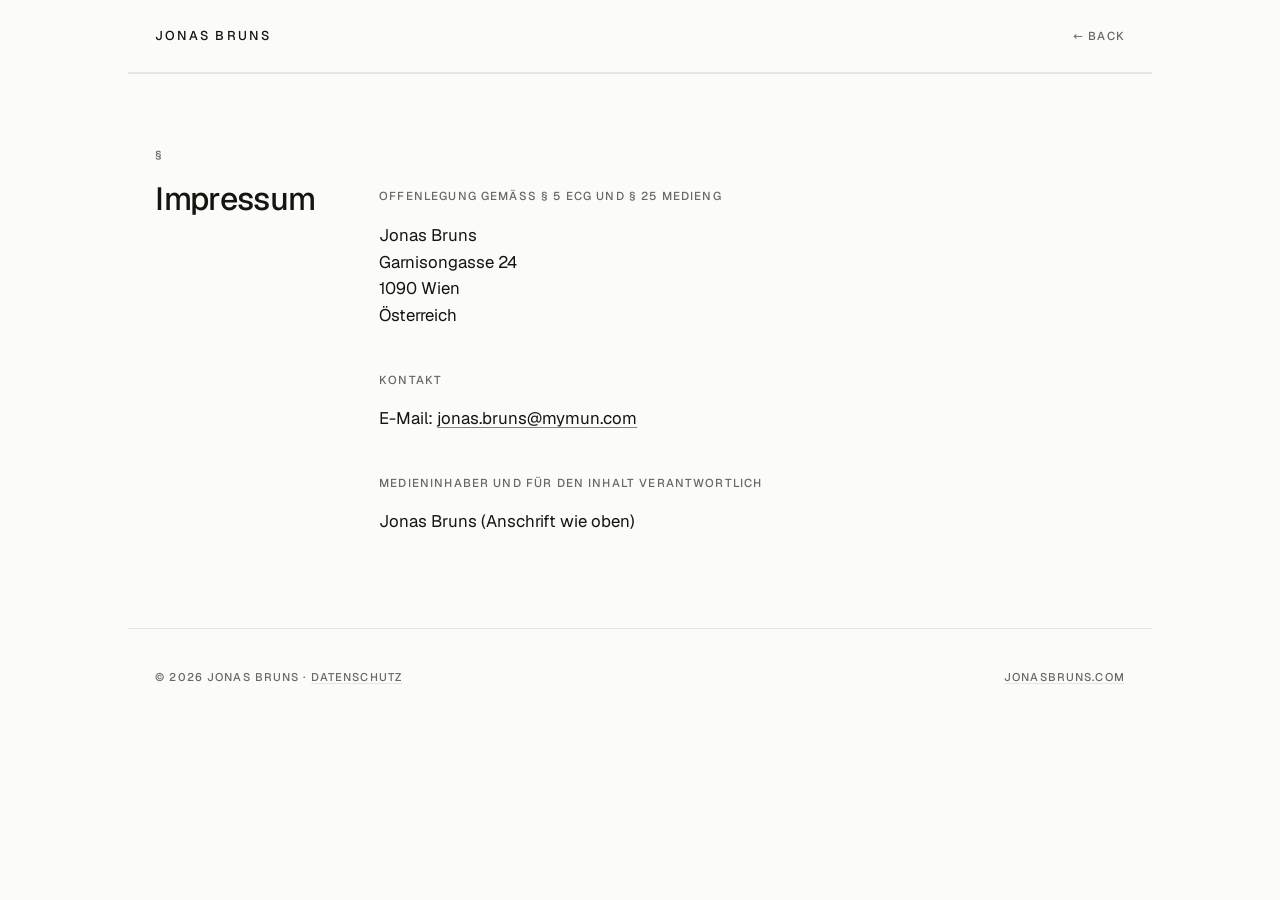
<file: impressum.html>
<!DOCTYPE html>
<html lang="de">
<head>
  <meta charset="UTF-8" />
  <meta name="viewport" content="width=device-width, initial-scale=1.0" />
  <title>Impressum — Jonas Bruns</title>
  <meta name="robots" content="noindex" />
  <link rel="icon" type="image/svg+xml" href="assets/favicon.svg" />
  <link rel="stylesheet" href="styles.css" />
</head>
<body>
  <header class="masthead">
    <a class="wordmark" href="/">Jonas&nbsp;Bruns</a>
    <nav aria-label="Primary"><a href="/">← Back</a></nav>
  </header>

  <main id="main">
    <section class="sec">
      <div class="sec-head"><span class="sec-no">§</span><h2>Impressum</h2></div>
      <div class="sec-body">
        <p class="subhead">Offenlegung gemäß § 5 ECG und § 25 MedienG</p>
        <p class="prose">
          Jonas Bruns<br />
          Garnisongasse 24<br />
          1090 Wien<br />
          Österreich
        </p>

        <p class="subhead">Kontakt</p>
        <p class="prose">
          E-Mail: <a href="mailto:jonas.bruns@mymun.com">jonas.bruns@mymun.com</a>
        </p>

        <p class="subhead">Medieninhaber und für den Inhalt verantwortlich</p>
        <p class="prose">Jonas Bruns (Anschrift wie oben)</p>
      </div>
    </section>
  </main>

  <footer class="site-footer">
    <span>© <span id="year">2026</span> Jonas Bruns · <a href="/datenschutz.html">Datenschutz</a></span>
    <span><a href="/">jonasbruns.com</a></span>
  </footer>

  <script>document.getElementById("year").textContent = new Date().getFullYear();</script>
</body>
</html>
</file>
<file: styles.css>
/* ---- self-hosted Geist (no third-party font requests) --------------------- */
@font-face{font-family:"Geist";font-style:normal;font-weight:300;font-display:swap;src:url("assets/fonts/geist-300-latin-ext.woff2") format("woff2");unicode-range:U+0100-02BA,U+02BD-02C5,U+02C7-02CC,U+02CE-02D7,U+02DD-02FF,U+0304,U+0308,U+0329,U+1D00-1DBF,U+1E00-1E9F,U+1EF2-1EFF,U+2020,U+20A0-20AB,U+20AD-20C0,U+2113,U+2C60-2C7F,U+A720-A7FF;}
@font-face{font-family:"Geist";font-style:normal;font-weight:300;font-display:swap;src:url("assets/fonts/geist-300-latin.woff2") format("woff2");unicode-range:U+0000-00FF,U+0131,U+0152-0153,U+02BB-02BC,U+02C6,U+02DA,U+02DC,U+0304,U+0308,U+0329,U+2000-206F,U+20AC,U+2122,U+2191,U+2193,U+2212,U+2215,U+FEFF,U+FFFD;}
@font-face{font-family:"Geist";font-style:normal;font-weight:400;font-display:swap;src:url("assets/fonts/geist-400-latin-ext.woff2") format("woff2");unicode-range:U+0100-02BA,U+02BD-02C5,U+02C7-02CC,U+02CE-02D7,U+02DD-02FF,U+0304,U+0308,U+0329,U+1D00-1DBF,U+1E00-1E9F,U+1EF2-1EFF,U+2020,U+20A0-20AB,U+20AD-20C0,U+2113,U+2C60-2C7F,U+A720-A7FF;}
@font-face{font-family:"Geist";font-style:normal;font-weight:400;font-display:swap;src:url("assets/fonts/geist-400-latin.woff2") format("woff2");unicode-range:U+0000-00FF,U+0131,U+0152-0153,U+02BB-02BC,U+02C6,U+02DA,U+02DC,U+0304,U+0308,U+0329,U+2000-206F,U+20AC,U+2122,U+2191,U+2193,U+2212,U+2215,U+FEFF,U+FFFD;}
@font-face{font-family:"Geist";font-style:normal;font-weight:500;font-display:swap;src:url("assets/fonts/geist-500-latin-ext.woff2") format("woff2");unicode-range:U+0100-02BA,U+02BD-02C5,U+02C7-02CC,U+02CE-02D7,U+02DD-02FF,U+0304,U+0308,U+0329,U+1D00-1DBF,U+1E00-1E9F,U+1EF2-1EFF,U+2020,U+20A0-20AB,U+20AD-20C0,U+2113,U+2C60-2C7F,U+A720-A7FF;}
@font-face{font-family:"Geist";font-style:normal;font-weight:500;font-display:swap;src:url("assets/fonts/geist-500-latin.woff2") format("woff2");unicode-range:U+0000-00FF,U+0131,U+0152-0153,U+02BB-02BC,U+02C6,U+02DA,U+02DC,U+0304,U+0308,U+0329,U+2000-206F,U+20AC,U+2122,U+2191,U+2193,U+2212,U+2215,U+FEFF,U+FFFD;}
@font-face{font-family:"Geist";font-style:normal;font-weight:600;font-display:swap;src:url("assets/fonts/geist-600-latin-ext.woff2") format("woff2");unicode-range:U+0100-02BA,U+02BD-02C5,U+02C7-02CC,U+02CE-02D7,U+02DD-02FF,U+0304,U+0308,U+0329,U+1D00-1DBF,U+1E00-1E9F,U+1EF2-1EFF,U+2020,U+20A0-20AB,U+20AD-20C0,U+2113,U+2C60-2C7F,U+A720-A7FF;}
@font-face{font-family:"Geist";font-style:normal;font-weight:600;font-display:swap;src:url("assets/fonts/geist-600-latin.woff2") format("woff2");unicode-range:U+0000-00FF,U+0131,U+0152-0153,U+02BB-02BC,U+02C6,U+02DA,U+02DC,U+0304,U+0308,U+0329,U+2000-206F,U+20AC,U+2122,U+2191,U+2193,U+2212,U+2215,U+FEFF,U+FFFD;}

/* ===========================================================================
   jonasbruns.com — minimal
   One typeface (Geist), near-monochrome, generous whitespace, hairline rules.
=========================================================================== */

:root {
  --bg:    #fbfbfa;
  --bg-2:  #f2f2f0;
  --ink:   #15140f;
  --muted: #6b6861;
  --faint: #86837b;
  --line:  #e7e6e1;

  --sans: "Geist", -apple-system, BlinkMacSystemFont, "Segoe UI", system-ui, sans-serif;
  --wrap: 64rem;
}

* { box-sizing: border-box; }

html { scroll-behavior: smooth; }

body {
  margin: 0;
  background: var(--bg);
  color: var(--ink);
  font-family: var(--sans);
  font-size: 1.05rem;
  line-height: 1.6;
  font-weight: 400;
  -webkit-font-smoothing: antialiased;
  text-rendering: optimizeLegibility;
}

a { color: inherit; }

/* <picture> is a transparent wrapper so existing img layout rules keep working. */
picture { display: contents; }

.skip-link { position: absolute; left: -999px; }
.skip-link:focus {
  left: 1rem; top: 1rem; z-index: 20;
  background: var(--ink); color: var(--bg);
  padding: .55rem .9rem; border-radius: .3rem; font-size: .8rem;
}

/* ---- shared layout -------------------------------------------------------- */

.masthead, .hero, .affil, .sec, .site-footer {
  max-width: var(--wrap);
  margin-inline: auto;
  padding-inline: 1.7rem;
}

/* ---- affiliations strip --------------------------------------------------- */

.affil {
  display: flex;
  align-items: center;
  gap: 1.6rem 2.4rem;
  flex-wrap: wrap;
  padding-block: 1.8rem;
  border-top: 1px solid var(--line);
}
.affil-label {
  font-size: .68rem;
  text-transform: uppercase;
  letter-spacing: .14em;
  color: var(--muted);
}
.affil ul {
  list-style: none; margin: 0; padding: 0;
  display: flex; align-items: center; gap: 2.2rem; flex-wrap: wrap;
}
.affil img {
  display: block;
  height: 30px; width: auto;
  opacity: .9;
  mix-blend-mode: multiply;        /* drops the white logo backgrounds into the page */
  transition: opacity .2s ease, transform .2s ease;
}
.affil img:hover { opacity: 1; transform: translateY(-1px); }
@media (min-width: 40rem) { .affil img { height: 34px; } }

/* small label treatment */
.kicker, .sec-no, .media-tag, .masthead nav a, .wordmark,
.go, .more-link a, .btn-text, .subhead, .media-src, .site-footer {
  text-transform: uppercase;
  letter-spacing: .1em;
  font-weight: 500;
}

/* ---- masthead ------------------------------------------------------------- */

.masthead {
  display: flex;
  align-items: center;
  justify-content: space-between;
  gap: 1rem;
  padding-block: 1.6rem;
  border-bottom: 1px solid var(--line);
}
.wordmark {
  font-size: .8rem;
  letter-spacing: .16em;
  text-decoration: none;
}
.masthead nav { display: flex; flex-wrap: wrap; gap: 1.4rem; }
.masthead nav a {
  font-size: .72rem;
  text-decoration: none;
  color: var(--muted);
  transition: color .15s ease;
}
.masthead nav a:hover { color: var(--ink); }

/* ---- hero ----------------------------------------------------------------- */

.hero { display: flex; flex-direction: column; padding-block: 3.5rem 3rem; }
.kicker {
  margin: 0 0 1.8rem;
  font-size: .74rem;
  color: var(--muted);
}
.hero h1 {
  font-weight: 500;
  font-size: clamp(2.4rem, 6vw, 4.4rem);
  line-height: 1.06;
  letter-spacing: -.03em;
  margin: 0;
  max-width: 19ch;
}
.hero h1 .amp { color: var(--faint); }
.lede {
  font-size: clamp(1.15rem, 2vw, 1.4rem);
  line-height: 1.5;
  font-weight: 400;
  color: var(--muted);
  max-width: 38rem;
  margin: 1.8rem 0 0;
}
.lede a, .prose a {
  color: var(--ink);
  text-decoration: underline;
  text-decoration-color: var(--faint);
  text-underline-offset: 3px;
}
.lede a:hover, .prose a:hover { text-decoration-color: var(--ink); }

.hero-actions {
  margin-top: 2.6rem;
  display: flex; align-items: center; gap: 1.6rem; flex-wrap: wrap;
}
.btn {
  display: inline-block;
  background: var(--ink);
  color: var(--bg);
  font-size: .78rem;
  letter-spacing: .08em;
  text-transform: uppercase;
  font-weight: 500;
  text-decoration: none;
  padding: .8rem 1.5rem;
  border-radius: 2rem;
  transition: opacity .15s ease, transform .15s ease;
}
.btn:hover { opacity: .85; transform: translateY(-1px); }
.btn-text {
  font-size: .76rem;
  text-decoration: none;
  color: var(--muted);
  transition: color .15s ease;
}
.btn-text:hover { color: var(--ink); }

/* ---- sections (numbered label rail) -------------------------------------- */

.sec {
  padding-block: 4rem;
  border-top: 1px solid var(--line);
}
.sec-head { margin-bottom: 1.8rem; }
.sec-no {
  display: block;
  font-size: .72rem;
  color: var(--muted);
  margin-bottom: .55rem;
}
.sec-head h2 {
  font-weight: 500;
  font-size: clamp(1.5rem, 3vw, 2rem);
  letter-spacing: -.02em;
  margin: 0;
}
.sec-body { max-width: 40rem; }
.prose { margin: 0 0 1.3rem; color: var(--ink); }

/* ---- about gallery -------------------------------------------------------- */

.gallery { margin: 2.4rem 0 0; max-width: none; }
.gallery-track { display: flex; flex-wrap: wrap; gap: .8rem; }
.gallery-track img {
  height: 168px; width: auto;
  border-radius: .4rem;
  border: 1px solid var(--line);
  filter: grayscale(.18);
  transition: filter .3s ease, transform .3s ease;
}
.gallery-track img:hover { filter: none; transform: translateY(-3px); }
.gallery figcaption {
  margin-top: .8rem;
  font-size: .76rem;
  letter-spacing: .02em;
  color: var(--muted);
}
.cap-mobile { display: none; }   /* shown only on phones (see ≤40rem block) */

/* ---- work list ------------------------------------------------------------ */

.worklist { list-style: none; margin: 0; padding: 0; }
.work-item { padding: 1.5rem 0; border-top: 1px solid var(--line); }
.work-item:first-child { padding-top: 0; border-top: 0; }
.work-item h3 { font-weight: 500; font-size: 1.2rem; letter-spacing: -.01em; margin: 0 0 .4rem; }
.work-item p { margin: 0 0 .7rem; color: var(--muted); font-size: 1rem; }
.go, .more-link a {
  font-size: .74rem;
  text-decoration: none;
  color: var(--ink);
  border-bottom: 1px solid var(--line);
  padding-bottom: .15rem;
  transition: border-color .15s ease;
}
.go:hover, .more-link a:hover { border-color: var(--ink); }

/* ---- writing -------------------------------------------------------------- */

.articles { list-style: none; margin: 0; padding: 0; display: grid; gap: 1.4rem; }
.articles li { display: grid; gap: .25rem; }
.articles a {
  font-weight: 500; font-size: 1.2rem; letter-spacing: -.01em;
  text-decoration: none; width: fit-content;
  border-bottom: 1px solid var(--line); padding-bottom: .1rem;
  transition: border-color .15s ease;
}
.articles a:hover { border-color: var(--ink); }
.article-note { color: var(--muted); font-size: .98rem; }

.subhead { margin: 2.6rem 0 1rem; font-size: .72rem; color: var(--muted); }
.notes { list-style: none; margin: 0; padding: 0; display: grid; gap: 1rem; }
.notes li { color: var(--muted); line-height: 1.55; }
.notes strong { color: var(--ink); font-weight: 500; }
.more-link { margin: 1.6rem 0 0; }

/* ---- talks & media -------------------------------------------------------- */

.media { list-style: none; margin: 0; padding: 0; display: grid; gap: 1.6rem; }
.media-card a { display: grid; gap: .45rem; text-decoration: none; color: var(--ink); }
.thumb {
  display: block;
  border: 1px solid var(--line);
  border-radius: .4rem;
  overflow: hidden;
  margin-bottom: .35rem;
  aspect-ratio: 16 / 9;
}
.thumb img {
  width: 100%; height: 100%; object-fit: cover;
  filter: grayscale(.18);
  transition: filter .3s ease, transform .4s ease;
}
.media-card a:hover .thumb img { filter: none; transform: scale(1.03); }
.thumb--text {
  display: grid; place-items: center;
  background: var(--bg-2);
  font-weight: 600; font-size: 1.5rem; color: var(--ink);
  letter-spacing: -.01em;
}
.media-tag { font-size: .68rem; color: var(--muted); }
.media-title { font-weight: 500; font-size: 1.05rem; line-height: 1.3; letter-spacing: -.01em; }
.media-src { font-size: .7rem; color: var(--muted); }

/* ---- contact -------------------------------------------------------------- */

.links { list-style: none; margin: 1.4rem 0 0; padding: 0; display: grid; gap: .55rem; }
.links a {
  font-size: 1.2rem; font-weight: 500; letter-spacing: -.01em;
  text-decoration: none; width: fit-content;
  border-bottom: 1px solid var(--line); padding-bottom: .12rem;
  transition: border-color .15s ease;
}
.links a:hover { border-color: var(--ink); }

/* ---- footer --------------------------------------------------------------- */

.site-footer {
  display: flex; justify-content: space-between; flex-wrap: wrap; gap: .6rem;
  padding-block: 2.5rem;
  border-top: 1px solid var(--line);
  font-size: .7rem;
  color: var(--muted);
}
.site-footer a {
  color: inherit;
  text-decoration: underline;
  text-decoration-color: var(--line);
  text-underline-offset: 2px;
}
.site-footer a:hover { text-decoration-color: var(--ink); }

/* ---- motion --------------------------------------------------------------- */

@keyframes rise { from { opacity: 0; transform: translateY(12px); } to { opacity: 1; transform: none; } }
.rise { opacity: 0; animation: rise .6s cubic-bezier(.2,.7,.2,1) forwards; animation-delay: calc(var(--d) * 100ms); }
@media (prefers-reduced-motion: reduce) {
  .rise { animation: none; opacity: 1; }
  html { scroll-behavior: auto; }
}

/* ---- responsive ----------------------------------------------------------- */

@media (min-width: 40rem) {
  .media { grid-template-columns: 1fr 1fr; gap: 1.8rem 1.6rem; }
  .gallery-track img { height: 196px; }
}

/* ---- mobile (≤40rem): swipe strips, tighter rhythm, avatar hero ---------- */
@media (max-width: 40rem) {
  html, body { overflow-x: hidden; }     /* safety against the bleed strips */

  .sec { padding-block: 2.6rem; }
  .sec-head { margin-bottom: 1.1rem; }
  .affil { padding-block: 1.3rem; }
  .subhead { margin-top: 2rem; }
  .hero h1 { max-width: none; }

  /* Talks & media → horizontal swipe lane */
  .media {
    grid-auto-flow: column;
    grid-auto-columns: 78%;
    grid-template-columns: none;
    overflow-x: auto;
    scroll-snap-type: x mandatory;
    overscroll-behavior-x: contain;
    gap: 1rem;
    margin-inline: -1.7rem;
    padding: .2rem 1.7rem;
    scrollbar-width: none;
  }
  .media::-webkit-scrollbar { display: none; }
  .media-card { scroll-snap-align: start; }

  /* About gallery → horizontal swipe lane (caption stays below) */
  .gallery-track {
    flex-wrap: nowrap;
    overflow-x: auto;
    scroll-snap-type: x mandatory;
    overscroll-behavior-x: contain;
    margin-inline: -1.7rem;
    padding: .2rem 1.7rem;
    scrollbar-width: none;
  }
  .gallery-track::-webkit-scrollbar { display: none; }
  .gallery-track img { height: 220px; flex: none; scroll-snap-align: start; }
  .gallery-track img.m-hide { display: none; }   /* curated 3 on mobile */
  .cap-full { display: none; }
  .cap-mobile { display: block; }
}

@media (min-width: 56rem) {
  .sec {
    display: grid;
    grid-template-columns: 11rem 1fr;
    gap: 3rem;
    padding-block: 4.5rem;
  }
  .sec-head { margin-bottom: 0; position: sticky; top: 2rem; align-self: start; }
  .hero {
    display: grid;
    grid-template-columns: 1.5fr .85fr;
    gap: 3rem;
    align-items: center;
    padding-block: 6.5rem 4.5rem;
  }
  .hero-portrait { order: 0; margin: 0; justify-self: end; }
  .hero-portrait img {
    width: 100%; height: auto; max-width: 330px;
    border-radius: .5rem; aspect-ratio: 4 / 5; object-position: center;
  }
}

/* ===========================================================================
   Delights: espresso theme · portrait · now · toggle · scroll-cup · vCard
=========================================================================== */

:root[data-theme="espresso"] {
  --bg: #17120d; --bg-2: #241a10; --ink: #f1e8da; --muted: #a99a84; --faint: #6d6052; --line: #352a1c;
}
/* logos: seamless multiply on light; on dark, sit on a small light chip so they stay legible */
:root[data-theme="espresso"] .affil img {
  mix-blend-mode: normal; background: #f4eddf; padding: 6px 9px; border-radius: 7px; opacity: 1;
}

/* hero portrait — small circular avatar up top on mobile; side portrait on desktop (≥56rem) */
.hero-portrait { order: -1; margin: 0 0 1.4rem; }
.hero-portrait img {
  width: 92px; height: 92px;
  border-radius: 50%;
  object-fit: cover; object-position: center 14%;
  border: 1px solid var(--line);
}

/* "now" line */
.now {
  display: flex; align-items: center; gap: .55rem; flex-wrap: wrap;
  margin: 1.7rem 0 0; font-size: .85rem; color: var(--muted);
}
.now-dot {
  width: 7px; height: 7px; border-radius: 50%; background: #3aa76d; flex: none;
  animation: pulse 2.4s ease-out infinite;
}
.now-label { text-transform: uppercase; letter-spacing: .12em; font-size: .66rem; color: var(--ink); }
@keyframes pulse {
  0% { box-shadow: 0 0 0 0 rgba(58,167,109,.45); }
  70% { box-shadow: 0 0 0 7px rgba(58,167,109,0); }
  100% { box-shadow: 0 0 0 0 rgba(58,167,109,0); }
}

/* theme toggle */
.mast-right { display: flex; align-items: center; gap: 1.3rem; }
.themetoggle {
  display: inline-flex; align-items: center; gap: .4rem;
  background: none; border: 1px solid var(--line); border-radius: 2rem;
  color: var(--muted); font: inherit; font-size: .68rem; letter-spacing: .1em; text-transform: uppercase;
  padding: .35rem .75rem; cursor: pointer;
  transition: color .15s ease, border-color .15s ease;
}
.themetoggle:hover { color: var(--ink); border-color: var(--ink); }
.tt-icon { font-size: .9rem; line-height: 1; }

/* writing photo */
.sec-photo { margin: 0 0 1.8rem; }
.sec-photo img {
  height: 220px; width: auto; max-width: 100%;
  border-radius: .4rem; border: 1px solid var(--line); filter: grayscale(.18);
}

/* vCard button */
.btn-vcard { margin-top: 1.5rem; }

/* coffee scroll-progress cup */
.scrollcup { position: fixed; right: 16px; bottom: 16px; width: 40px; height: 40px; z-index: 5; opacity: .85; pointer-events: none; }
.scrollcup svg { width: 100%; height: 100%; display: block; }
.scrollcup .cup-line { fill: none; stroke: var(--ink); stroke-width: 1.6; stroke-linejoin: round; stroke-linecap: round; }
.scrollcup .brew { fill: #7b4b2a; transform: scaleY(var(--p, 0)); transform-origin: 16px 27px; transition: transform .08s linear; }
@media (max-width: 30rem) { .scrollcup { width: 32px; height: 32px; right: 12px; bottom: 12px; } }

@media (prefers-reduced-motion: reduce) { .now-dot { animation: none; } .scrollcup .brew { transition: none; } }

/* tidy the masthead on small screens: wordmark on top, nav + toggle on their own row */
@media (max-width: 38rem) {
  .masthead { flex-wrap: wrap; row-gap: .8rem; }
  .mast-right { width: 100%; justify-content: space-between; gap: .8rem; }
  .masthead nav { gap: .8rem .95rem; }
  .themetoggle { padding: .35rem .6rem; }
}

/* ===========================================================================
   "How this site was built" — the guide page
=========================================================================== */

.guide-lede {
  font-size: clamp(1.1rem, 1.8vw, 1.3rem);
  line-height: 1.55;
  color: var(--muted);
  max-width: 42rem;
  margin: 0 0 1rem;
}
.guide-lede strong { color: var(--ink); font-weight: 500; }

/* the toolkit list (step 01) */
.toolkit { list-style: none; margin: 1.4rem 0 0; padding: 0; display: grid; gap: 1.1rem; }
.toolkit li {
  display: grid; gap: .15rem;
  padding-left: 1rem;
  border-left: 2px solid var(--line);
}
.toolkit b { font-weight: 500; color: var(--ink); }
.toolkit span { color: var(--muted); font-size: .97rem; }

/* numbered steps */
.steps { list-style: none; counter-reset: step; margin: 0; padding: 0; }
.step { padding: 1.9rem 0; border-top: 1px solid var(--line); }
.step:first-child { padding-top: 0; border-top: 0; }
.step h3 {
  display: flex; gap: .7rem; align-items: baseline;
  font-weight: 500; font-size: 1.2rem; letter-spacing: -.01em;
  margin: 0 0 .6rem;
}
.step h3::before {
  counter-increment: step;
  content: counter(step, decimal-leading-zero);
  color: var(--muted); font-size: .8rem; font-variant-numeric: tabular-nums;
}
.step p { margin: 0 0 .9rem; color: var(--muted); }
.step p:last-child { margin-bottom: 0; }
.step p a {
  color: var(--ink); text-decoration: underline;
  text-decoration-color: var(--faint); text-underline-offset: 3px;
}
.step p a:hover { text-decoration-color: var(--ink); }

/* a mock "you → AI" prompt box */
.prompt {
  margin: .9rem 0;
  padding: .9rem 1.05rem;
  background: var(--bg-2);
  border: 1px solid var(--line);
  border-radius: .5rem;
}
.prompt::before {
  content: "You → AI";
  display: block;
  font-size: .6rem; letter-spacing: .14em; text-transform: uppercase;
  color: var(--muted); margin-bottom: .45rem;
}
.prompt p {
  margin: 0; color: var(--ink);
  font-family: ui-monospace, SFMono-Regular, Menlo, Consolas, monospace;
  font-size: .9rem; line-height: 1.5;
}
.prompt p + p { margin-top: .65rem; }

/* closing callout */
.guide-callout {
  margin: 2.6rem 0 0;
  padding: 1.4rem 1.5rem;
  border: 1px solid var(--line);
  border-radius: .6rem;
  background: var(--bg-2);
}
.guide-callout p { margin: 0; color: var(--ink); }
.guide-callout a {
  color: var(--ink); text-decoration: underline;
  text-decoration-color: var(--faint); text-underline-offset: 3px;
}
.guide-callout a:hover { text-decoration-color: var(--ink); }

/* desktop hero portrait — declared LAST so it overrides the mobile avatar rules */
@media (min-width: 56rem) {
  .hero-portrait { order: 0; margin: 0; justify-self: end; }
  .hero-portrait img {
    width: 100%; height: auto; max-width: 330px;
    border-radius: .5rem; aspect-ratio: 4 / 5;
    object-fit: cover; object-position: center;
  }
}
</file>
